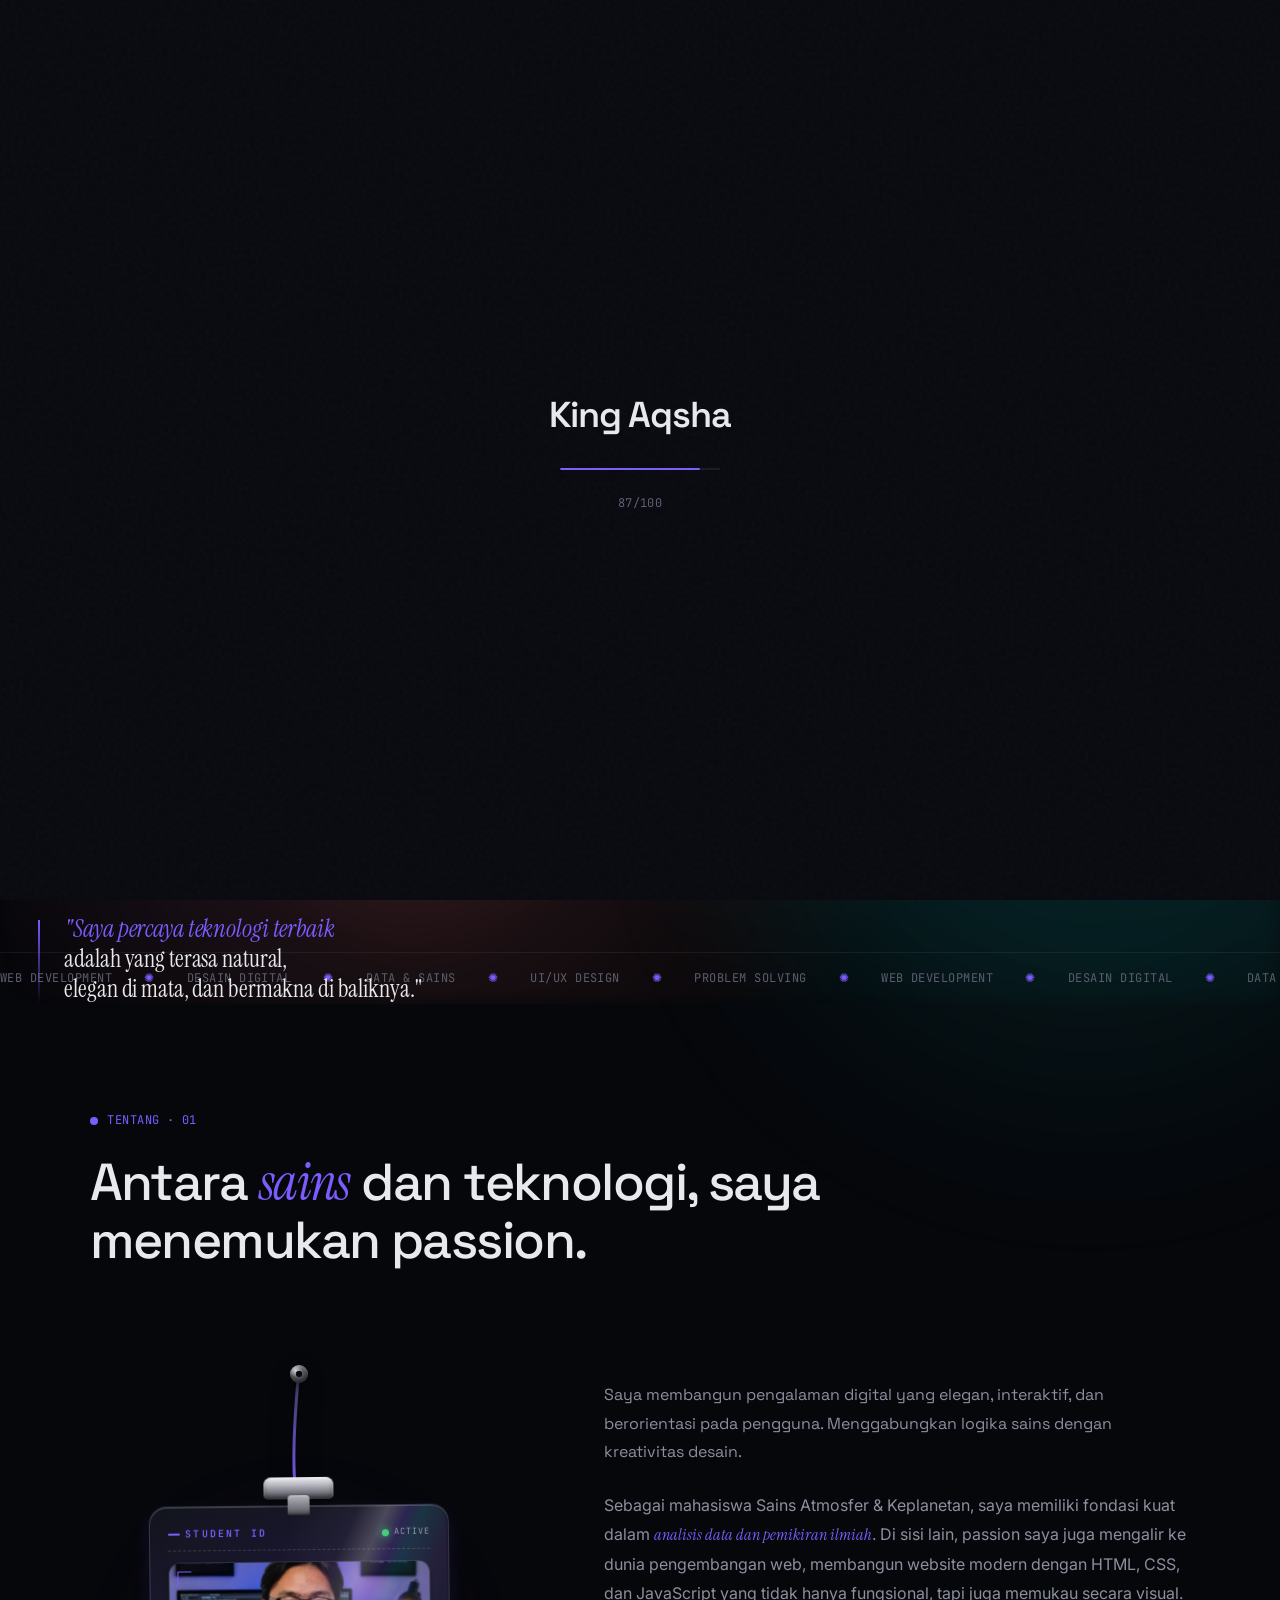
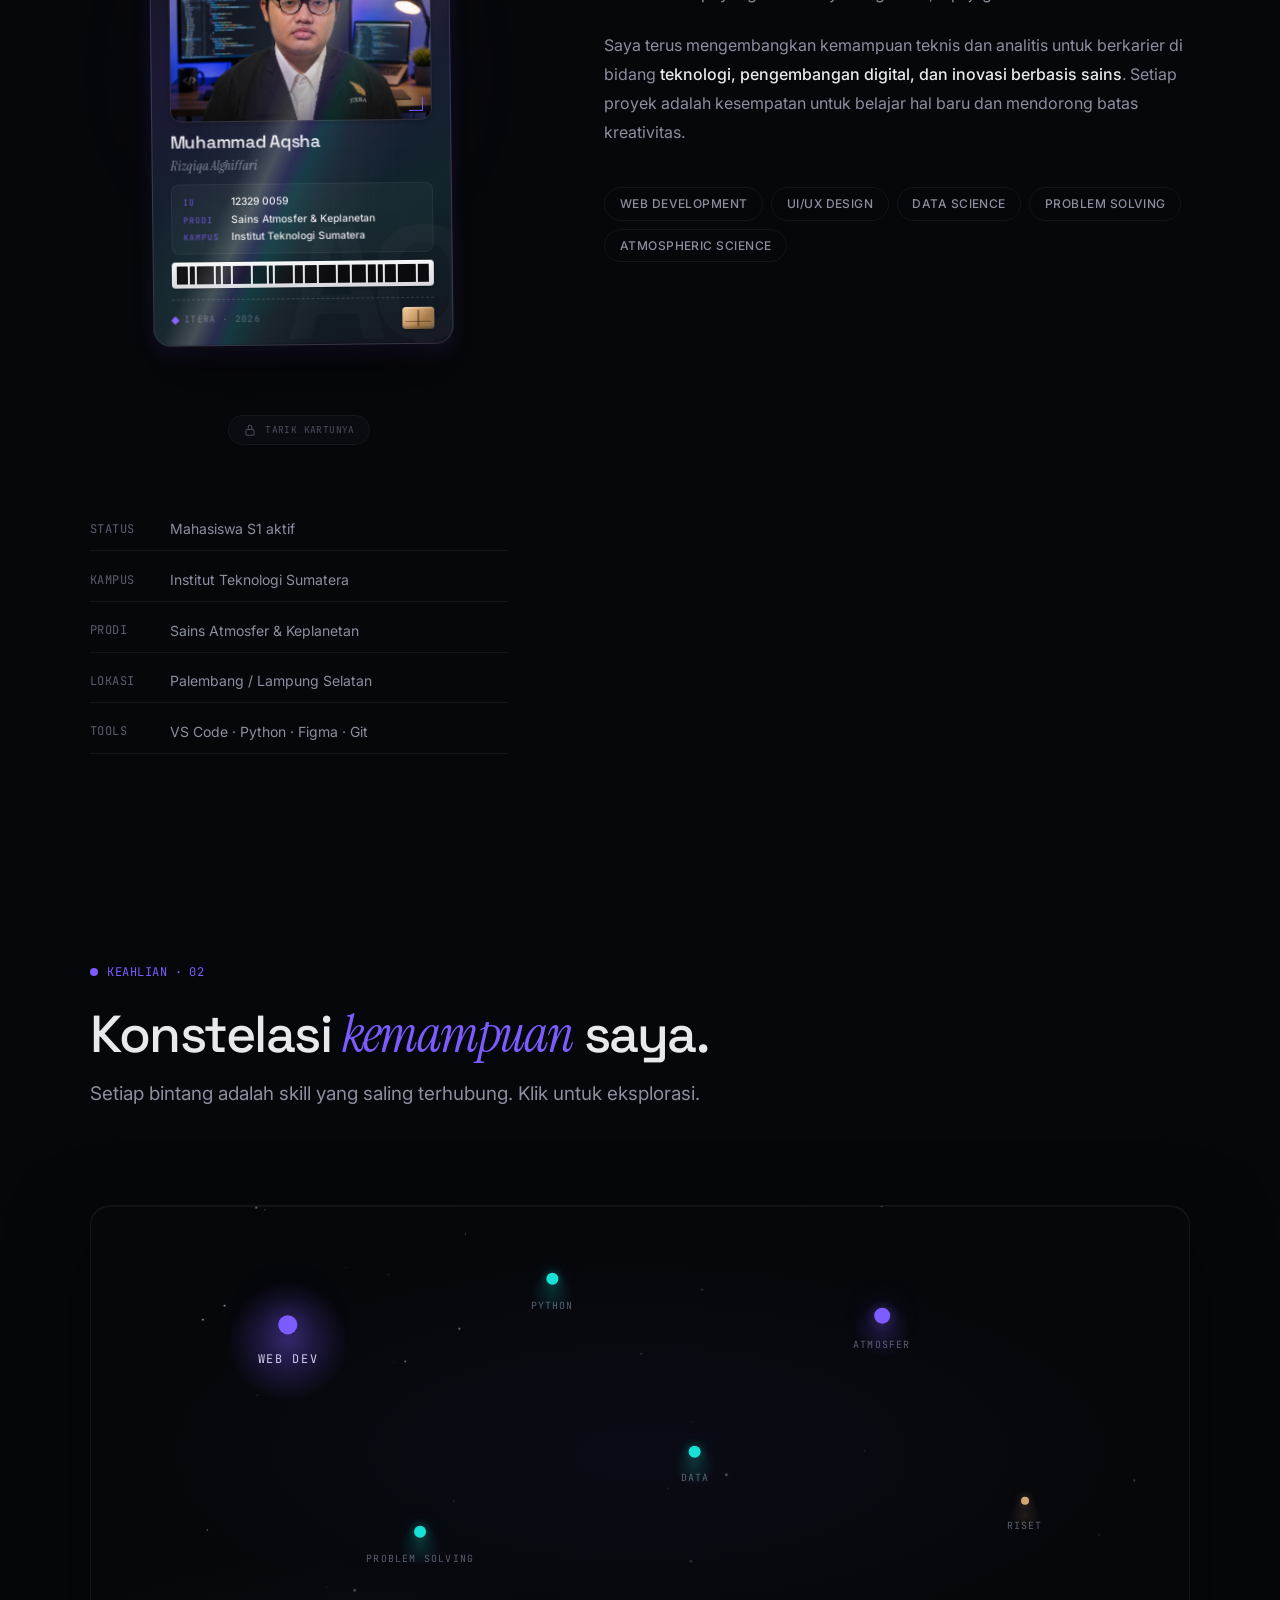
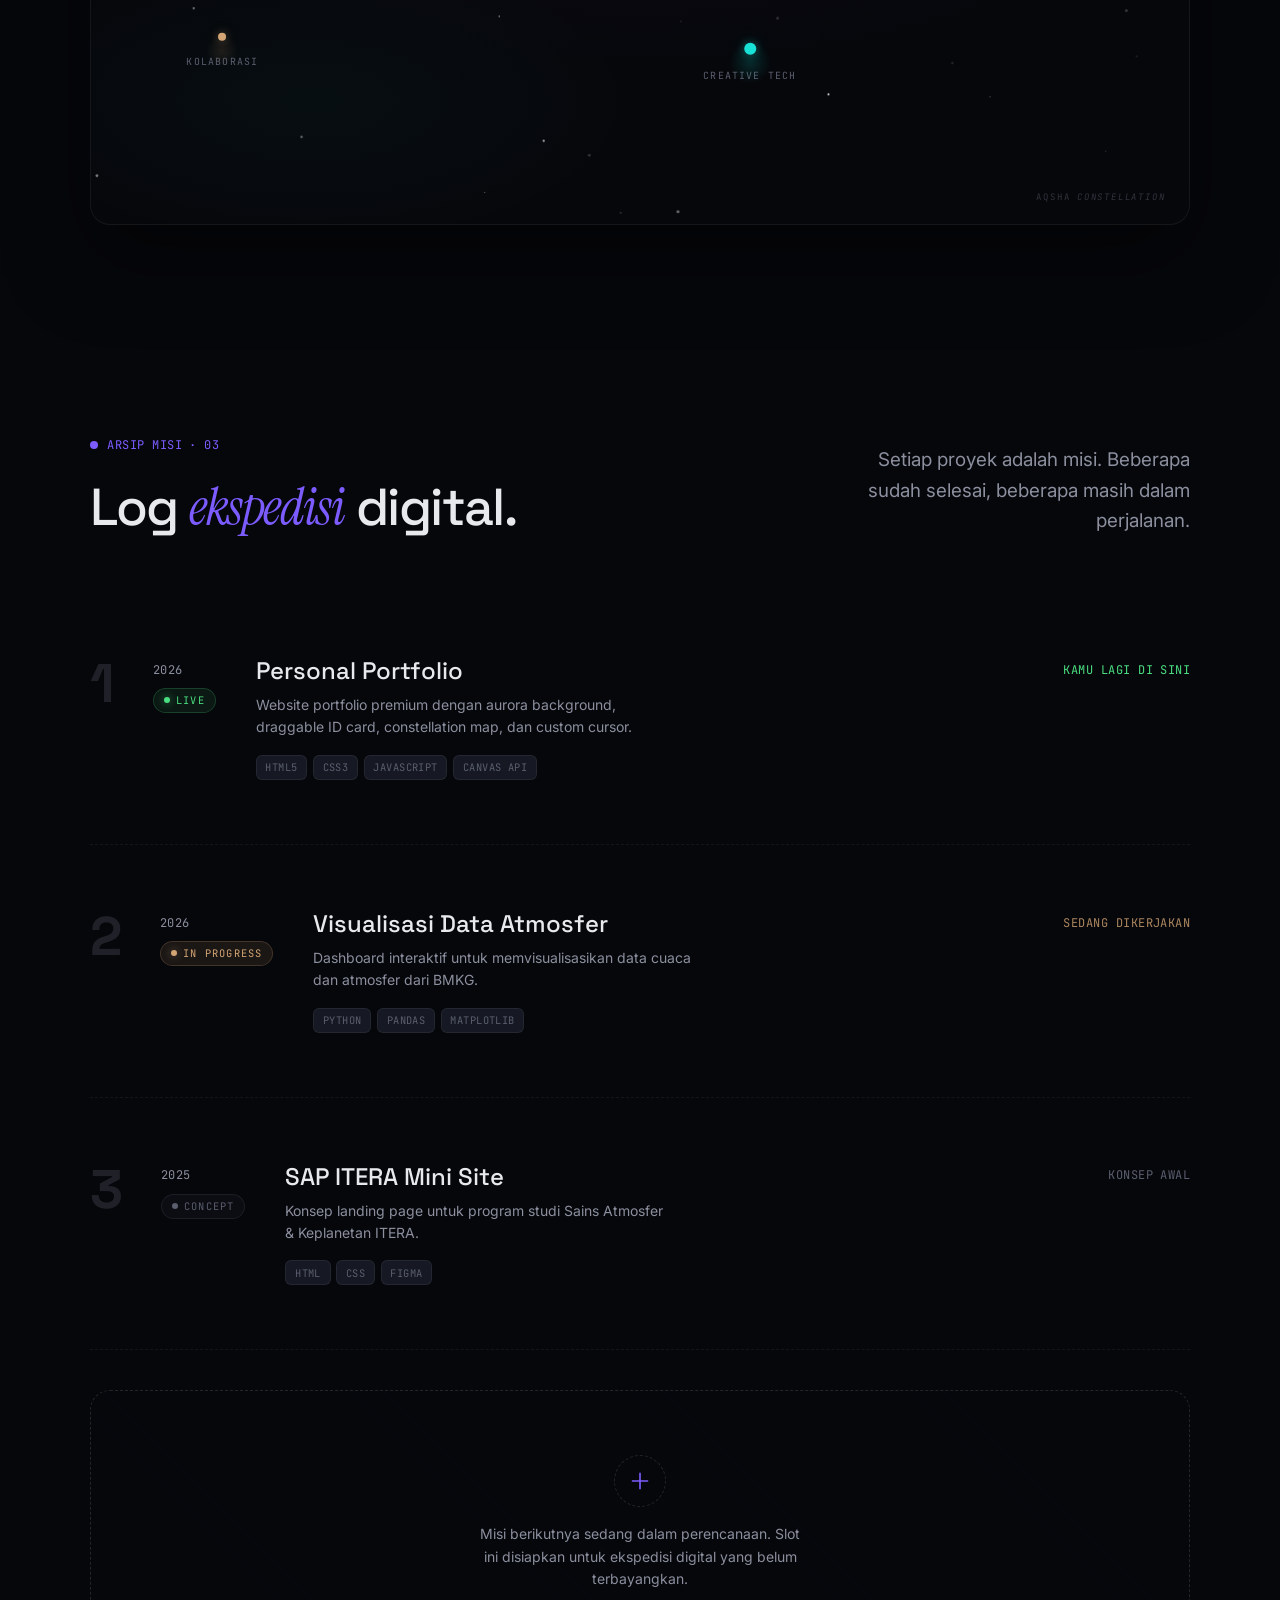
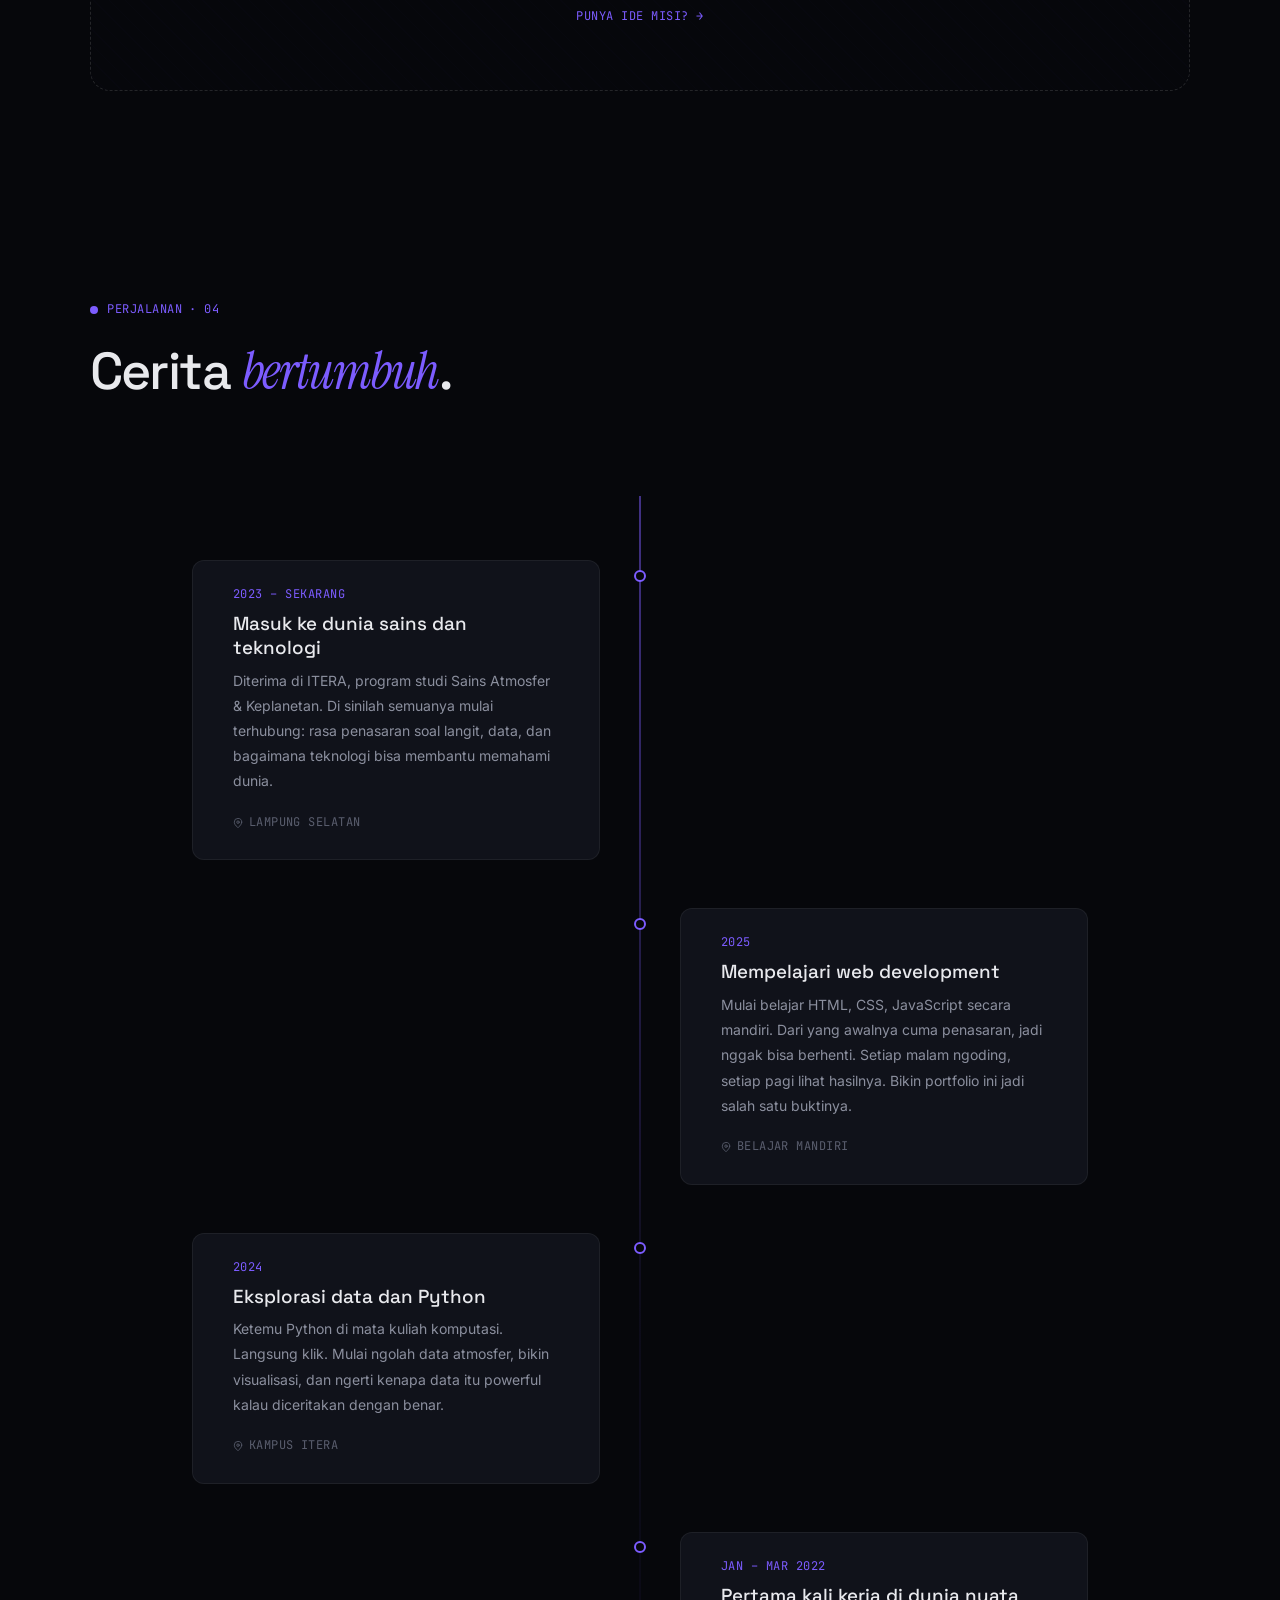
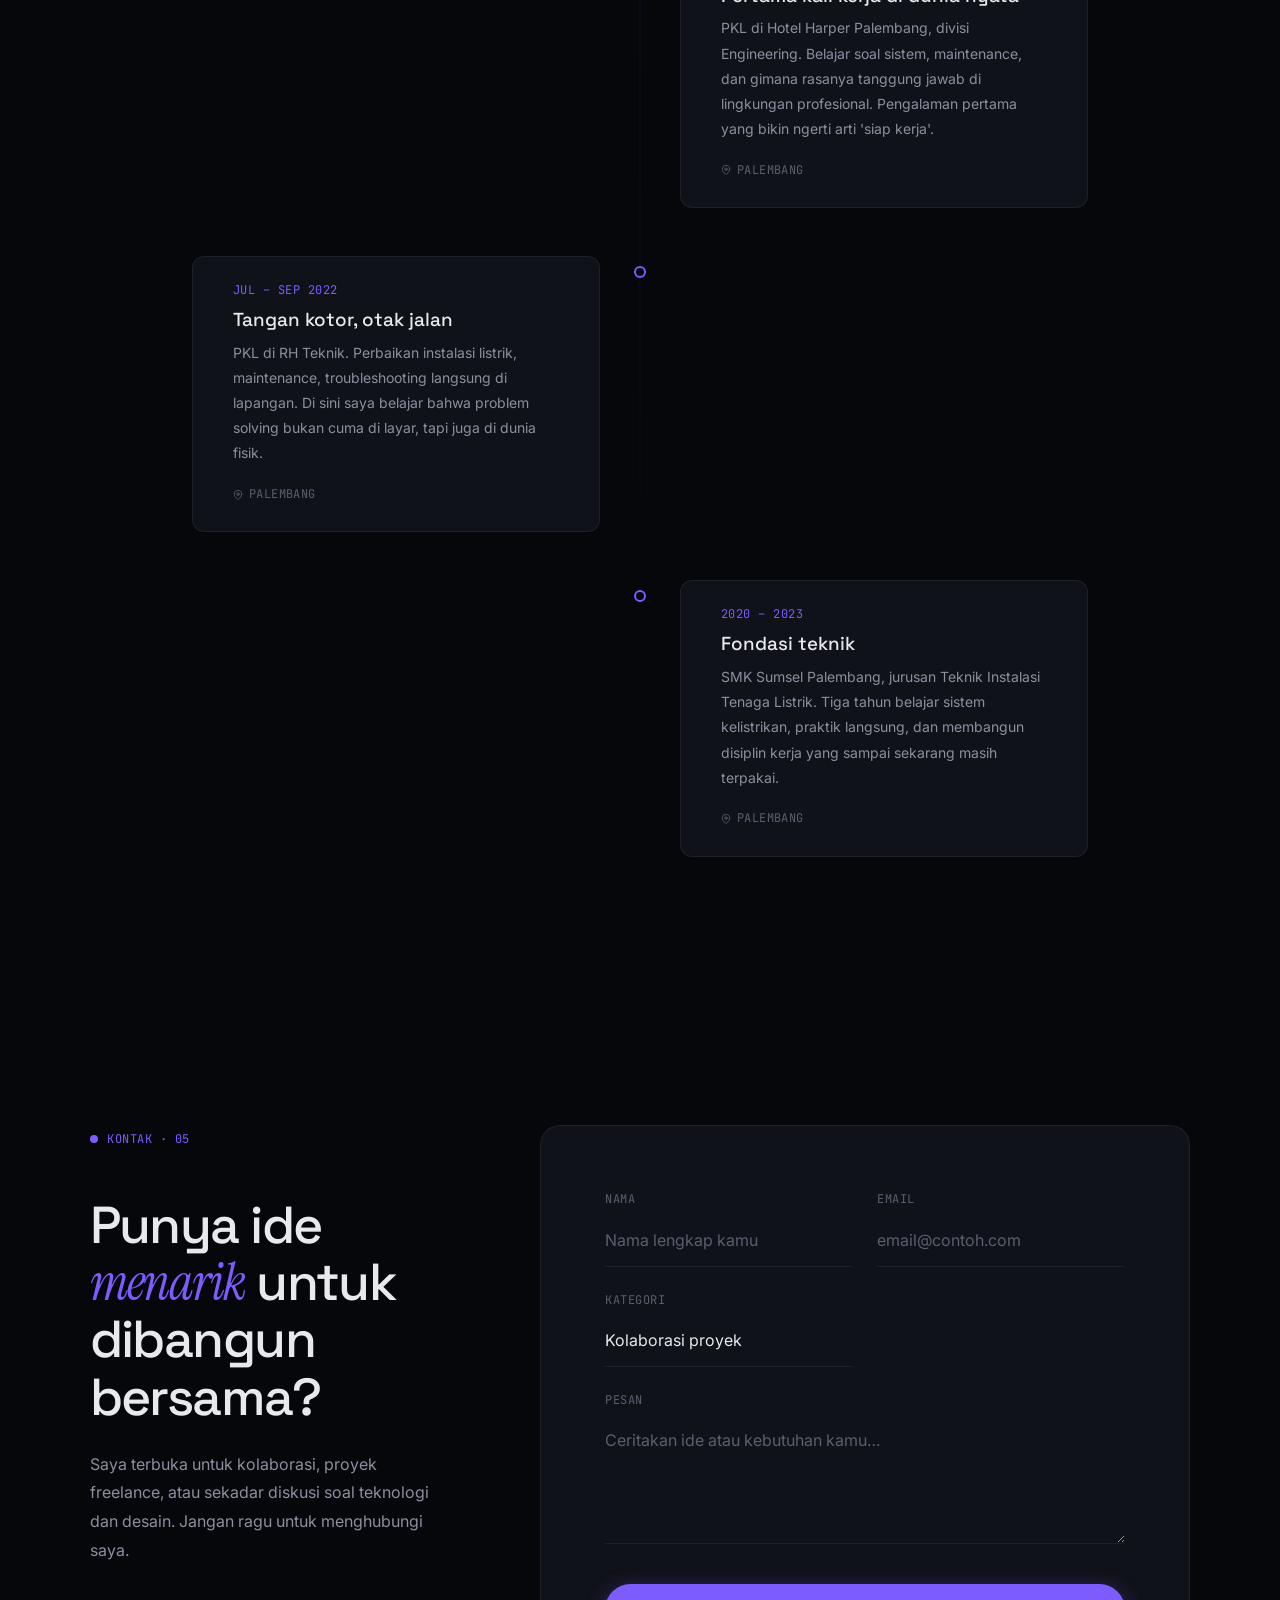
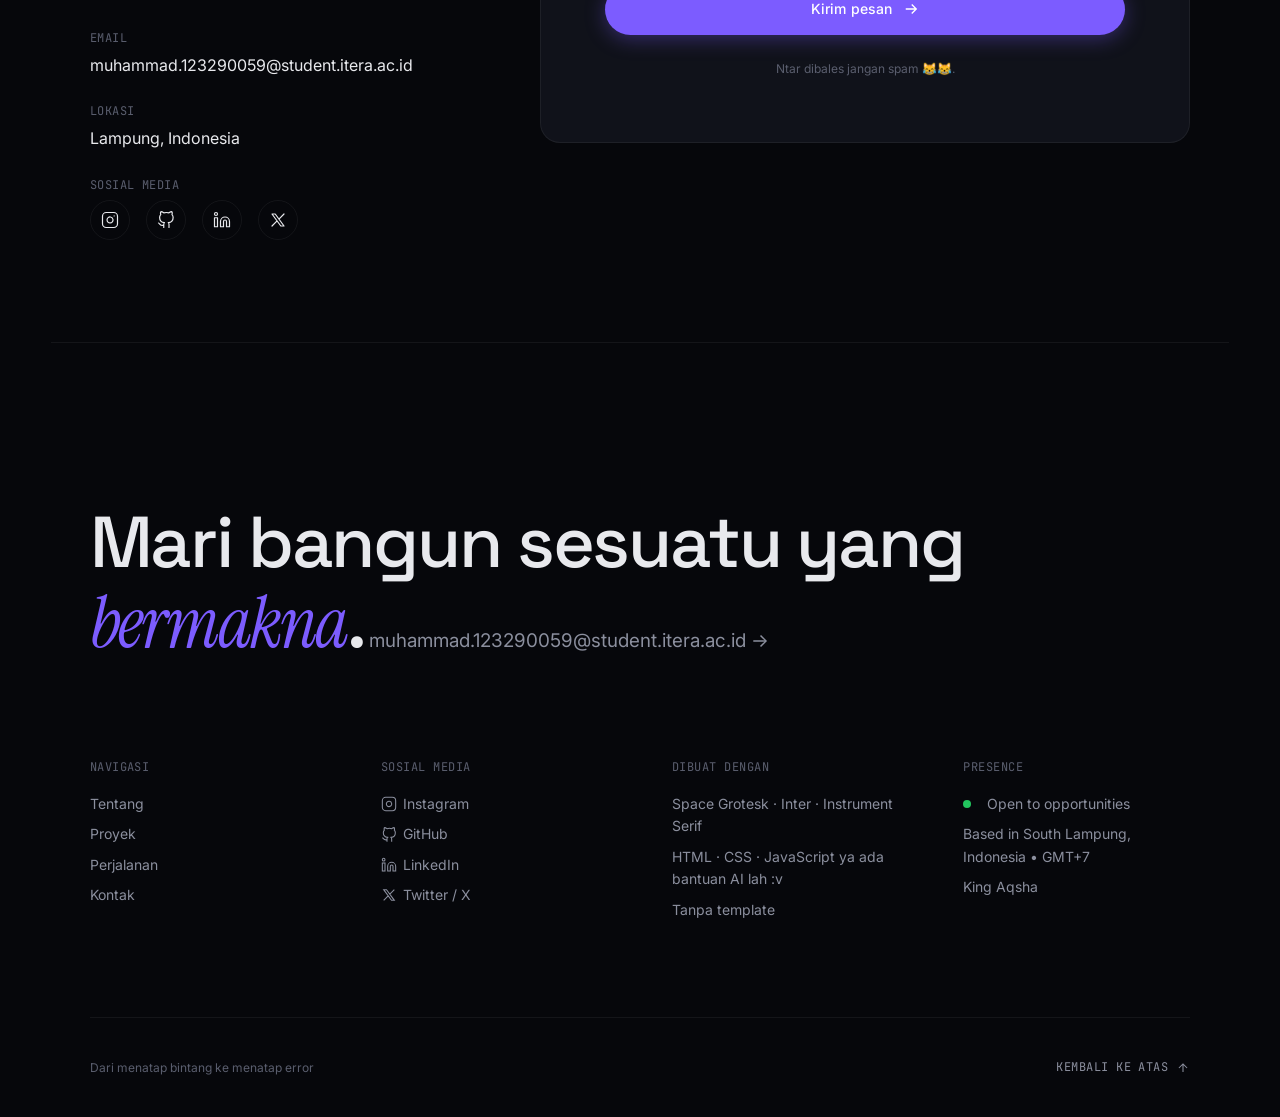
<file: index.html>
<!DOCTYPE html>
<html lang="id" data-theme="dark">
<head>
  <meta charset="UTF-8" />
  <meta name="viewport" content="width=device-width, initial-scale=1.0" />
  <meta name="theme-color" content="#06070b" />

  <!-- Primary SEO -->
  <title>Muhammad Aqsha Rizqiqa · Web Developer & Data Explorer</title>
  <meta name="description" content="Muhammad Aqsha Rizqiqa A, mahasiswa Sains Atmosfer & Keplanetan ITERA. Web developer, desainer digital, dan penjelajah data yang membangun pengalaman digital elegan dan bermakna." />
  <meta name="author" content="Muhammad Aqsha Rizqiqa A" />
  <meta name="keywords" content="Aqsha, Muhammad Aqsha, ITERA, Sains Atmosfer Keplanetan, Web Developer, Portfolio, Data Science, HTML, CSS, JavaScript, Python" />
  <link rel="canonical" href="https://aqsha.dev/" />

  <!-- Open Graph / Facebook / WhatsApp -->
  <meta property="og:type" content="website" />
  <meta property="og:url" content="https://aqsha.dev/" />
  <meta property="og:title" content="Muhammad Aqsha Rizqiqa · Web Developer & Data Explorer" />
  <meta property="og:description" content="Mahasiswa Sains Atmosfer & Keplanetan ITERA yang membangun pengalaman digital elegan dan bermakna." />
  <meta property="og:image" content="img/og-cover.png" />
  <meta property="og:image:width" content="1200" />
  <meta property="og:image:height" content="630" />
  <meta property="og:site_name" content="Aqsha Portfolio" />
  <meta property="og:locale" content="id_ID" />

  <!-- Twitter Card -->
  <meta name="twitter:card" content="summary_large_image" />
  <meta name="twitter:title" content="Muhammad Aqsha Rizqiqa · Web Developer & Data Explorer" />
  <meta name="twitter:description" content="Mahasiswa Sains Atmosfer & Keplanetan ITERA yang membangun pengalaman digital elegan dan bermakna." />
  <meta name="twitter:image" content="img/og-cover.png" />

  <!-- Favicon (SVG with AQ mark) -->
  <link rel="icon" type="image/svg+xml" href="data:image/svg+xml,%3Csvg xmlns='http://www.w3.org/2000/svg' viewBox='0 0 100 100'%3E%3Crect width='100' height='100' rx='22' fill='%23060711'/%3E%3Ctext x='50' y='66' font-family='system-ui,sans-serif' font-size='48' font-weight='700' fill='%237c5cff' text-anchor='middle'%3EAQ%3C/text%3E%3C/svg%3E" />
  <link rel="apple-touch-icon" href="data:image/svg+xml,%3Csvg xmlns='http://www.w3.org/2000/svg' viewBox='0 0 100 100'%3E%3Crect width='100' height='100' rx='22' fill='%23060711'/%3E%3Ctext x='50' y='66' font-family='system-ui,sans-serif' font-size='48' font-weight='700' fill='%237c5cff' text-anchor='middle'%3EAQ%3C/text%3E%3C/svg%3E" />

  <!-- Fonts -->
  <link rel="preconnect" href="https://fonts.googleapis.com" />
  <link rel="preconnect" href="https://fonts.gstatic.com" crossorigin />
  <link
    href="https://fonts.googleapis.com/css2?family=Inter:wght@300;400;500;600;700&family=Instrument+Serif:ital@0;1&family=JetBrains+Mono:wght@400;500&family=Space+Grotesk:wght@300;400;500;600;700&display=swap"
    rel="stylesheet"
  />

  <!-- Styles (modular) -->
  <link rel="stylesheet" href="css/reset.css" />
  <link rel="stylesheet" href="css/variables.css" />
  <link rel="stylesheet" href="css/background.css" />
  <link rel="stylesheet" href="css/main.css" />
  <link rel="stylesheet" href="css/navbar.css" />
  <link rel="stylesheet" href="css/hero.css" />
  <link rel="stylesheet" href="css/about.css" />
  <link rel="stylesheet" href="css/skills.css" />
  <link rel="stylesheet" href="css/projects.css" />
  <link rel="stylesheet" href="css/experience.css" />
  <link rel="stylesheet" href="css/contact.css" />
  <link rel="stylesheet" href="css/footer.css" />
  <link rel="stylesheet" href="css/shortcuts.css" />
  <link rel="stylesheet" href="css/animations.css" />
  <link rel="stylesheet" href="css/responsive.css" />
</head>

<body>
  <!-- ============ CUSTOM CURSOR ============ -->
  <div class="cursor" aria-hidden="true">
    <div class="cursor__dot"></div>
    <div class="cursor__ring"></div>
    <div class="cursor__label"></div>
  </div>

  <!-- ============ LOADING SCREEN ============ -->
  <div class="loader" id="loader" aria-hidden="true">
    <div class="loader__logo">
      <span class="loader__mark">King Aqsha</span>
    </div>
    <div class="loader__bar">
      <span class="loader__fill"></span>
    </div>
    <div class="loader__meta">
      <span class="loader__count">0</span><span>/</span><span>100</span>
    </div>
  </div>

  <!-- ============ GRAIN / ATMOSPHERE ============ -->
  <div class="grain" aria-hidden="true"></div>
  <div class="glow glow--a" aria-hidden="true"></div>
  <div class="glow glow--b" aria-hidden="true"></div>

  <!-- ============ NAVBAR ============ -->
  <header class="nav" id="nav">
    <div class="nav__inner">
      <a href="#home" class="nav__brand" data-cursor="Home">
        <span class="nav__brand-mark">AQ</span>
        <span class="nav__brand-divider"></span>
        <span class="nav__brand-name">Aqsha</span>
      </a>

      <nav class="nav__menu" aria-label="Primary">
        <ul class="nav__list">
          <li><a href="#about" class="nav__link"><span>01</span>Tentang</a></li>
          <li><a href="#skills" class="nav__link"><span>02</span>Keahlian</a></li>
          <li><a href="#work" class="nav__link"><span>03</span>Proyek</a></li>
          <li><a href="#journey" class="nav__link"><span>04</span>Perjalanan</a></li>
          <li><a href="#contact" class="nav__link"><span>05</span>Kontak</a></li>
        </ul>
      </nav>

      <div class="nav__actions">
        <a href="#contact" class="nav__cta" data-cursor="Halo">
          <span>Hubungi saya</span>
          <svg viewBox="0 0 24 24" fill="none" stroke="currentColor" stroke-width="1.8"><path d="M5 12h14M13 6l6 6-6 6"/></svg>
        </a>

        <button class="nav__burger" id="burger" aria-label="Open menu" aria-expanded="false">
          <span></span><span></span>
        </button>
      </div>
    </div>

    <!-- scroll progress -->
    <div class="nav__progress"><span id="navProgress"></span></div>
  </header>

  <!-- ============ MOBILE DRAWER ============ -->
  <aside class="drawer" id="drawer" aria-hidden="true">
    <div class="drawer__inner">
      <ul class="drawer__list">
        <li><a href="#about">Tentang</a><i>01</i></li>
        <li><a href="#skills">Keahlian</a><i>02</i></li>
        <li><a href="#work">Proyek</a><i>03</i></li>
        <li><a href="#journey">Perjalanan</a><i>04</i></li>
        <li><a href="#contact">Kontak</a><i>05</i></li>
      </ul>
      <div class="drawer__foot">
        <p>Lampung, Indonesia · Terbuka untuk kolaborasi</p>
        <a href="mailto:muhammad.123290059@student.itera.ac.id">muhammad.123290059@student.itera.ac.id</a>
  </aside>

  <main>
    <!-- ============ HERO ============ -->
    <section class="hero" id="home">
      <canvas class="hero__canvas" id="particles"></canvas>

      <div class="hero__grid" aria-hidden="true"></div>

      <div class="hero__content">
        <div class="hero__eyebrow">
          <span class="dot"></span>
          <span>FROM COSMOS TO CODE • OPEN FOR COLLABORATION</span>
        </div>

        <h1 class="hero__title">
  <span class="line"><span class="word">Crafting</span> <span class="word">digital</span></span>
  <span class="line"><span class="word italic">experiences</span> <span class="word">inspired</span></span>
  <span class="line"><span class="word">by</span> <span class="word">the</span> <span class="word">cosmos.</span></span>
</h1>

        <p class="hero__lede">
          Saya <strong>Muhammad Aqsha Rizqiqa A</strong>, mahasiswa Sains Atmosfer & Keplanetan di Institut Teknologi Sumatera
          dengan pengalaman dalam analisis data, pemrograman Python, web development, dan desain digital modern.
        </p>

        <div class="hero__actions">
          <a href="#work" class="btn btn--primary" data-cursor="Lihat">
            <span>Lihat proyek saya</span>
            <svg viewBox="0 0 24 24" fill="none" stroke="currentColor" stroke-width="1.8"><path d="M5 12h14M13 6l6 6-6 6"/></svg>
          </a>
          <a href="cv/Muhammad-Aqsha-CV.pdf" download class="btn btn--ghost" data-cursor="Unduh">
            <svg viewBox="0 0 24 24" fill="none" stroke="currentColor" stroke-width="1.8"><path d="M21 15v4a2 2 0 0 1-2 2H5a2 2 0 0 1-2-2v-4M7 10l5 5 5-5M12 15V3"/></svg>
            <span>Download CV</span>
          </a>
        </div>

        <div class="hero__statement">
          <div class="hero__statement-line"></div>
          <blockquote>
            <span class="italic">"Saya percaya teknologi terbaik</span>
            <span>adalah yang terasa natural,</span>
            <span>elegan di mata, dan bermakna di baliknya."</span>
          </blockquote>
        </div>
      </div>

      <div class="hero__side">
        <div class="hero__tag"><span></span>Lampung · 5.45°S</div>
        <div class="hero__scroll">
          <span>scroll</span>
          <div class="hero__scroll-line"><i></i></div>
        </div>
      </div>

      <div class="hero__marquee" aria-hidden="true">
        <div class="marquee">
          <div class="marquee__track">
            <span>Web Development</span><em>✺</em>
            <span>Desain Digital</span><em>✺</em>
            <span>Data & Sains</span><em>✺</em>
            <span>UI/UX Design</span><em>✺</em>
            <span>Problem Solving</span><em>✺</em>
            <span>Web Development</span><em>✺</em>
            <span>Desain Digital</span><em>✺</em>
            <span>Data & Sains</span><em>✺</em>
            <span>UI/UX Design</span><em>✺</em>
            <span>Problem Solving</span><em>✺</em>
          </div>
        </div>
      </div>
    </section>

    <!-- ============ ABOUT ============ -->
    <section class="about section" id="about">
      <div class="section__head" data-reveal>
        <span class="section__kicker"><i></i>Tentang · 01</span>
        <h2 class="section__title">Antara <em>sains</em> dan teknologi, saya menemukan passion.</h2>
      </div>

      <div class="about__grid">
        <div class="about__portrait" data-reveal>
          <div class="lanyard" id="lanyard">
            <svg class="lanyard__rope" id="lanyardRope" width="100%" height="100%" preserveAspectRatio="none" aria-hidden="true">
              <defs>
                <linearGradient id="ropeGrad" x1="0" y1="0" x2="0" y2="1">
                  <stop offset="0%" stop-color="#3a3550"/>
                  <stop offset="100%" stop-color="#7c5cff"/>
                </linearGradient>
              </defs>
              <path id="ropePath" d="" stroke="url(#ropeGrad)" stroke-width="3" fill="none" stroke-linecap="round"/>
            </svg>
            <div class="lanyard__anchor" aria-hidden="true"></div>

            <div class="id-card" id="idCard" role="img" aria-label="ID card of Muhammad Aqsha">
              <div class="id-card__clip" aria-hidden="true">
                <span></span><span></span>
              </div>

              <div class="id-card__inner">
                <div class="id-card__header">
                  <span class="id-card__label">STUDENT ID</span>
                  <span class="id-card__dot"></span>
                </div>

                <div class="id-card__photo">
                  <img src="img/aqsha.png" alt="Muhammad Aqsha" draggable="false" />
                  <div class="id-card__photo-overlay" aria-hidden="true"></div>
                </div>

                <div class="id-card__info">
                  <h4>Muhammad Aqsha</h4>
                  <p>Rizqiqa Alghiffari</p>

                  <ul>
                    <li><span>ID</span><b>12329 0059</b></li>
                    <li><span>Prodi</span><b>Sains Atmosfer & Keplanetan</b></li>
                    <li><span>Kampus</span><b>Institut Teknologi Sumatera</b></li>
                  </ul>

                  <div class="id-card__barcode" aria-hidden="true">
                    <span></span><span></span><span></span><span></span><span></span>
                    <span></span><span></span><span></span><span></span><span></span>
                    <span></span><span></span><span></span><span></span><span></span>
                    <span></span><span></span><span></span><span></span>
                  </div>
                </div>

                <div class="id-card__footer">
                  <span>ITERA · 2026</span>
                  <span class="id-card__chip"></span>
                </div>

                <div class="id-card__shine" aria-hidden="true"></div>
              </div>
            </div>

            <p class="lanyard__hint" aria-hidden="true">
              <svg width="14" height="14" viewBox="0 0 24 24" fill="none" stroke="currentColor" stroke-width="1.8"><path d="M9 11V7a3 3 0 0 1 6 0v4"/><rect x="5" y="11" width="14" height="10" rx="2"/></svg>
              Tarik kartunya
            </p>
          </div>

          <ul class="about__facts">
            <li><span>Status</span><b>Mahasiswa S1 aktif</b></li>
            <li><span>Kampus</span><b>Institut Teknologi Sumatera</b></li>
            <li><span>Prodi</span><b>Sains Atmosfer & Keplanetan</b></li>
            <li><span>Lokasi</span><b>Palembang / Lampung Selatan</b></li>
            <li><span>Tools</span><b>VS Code · Python · Figma · Git</b></li>
          </ul>
        </div>

        <div class="about__copy" data-reveal>
          <p class="about__lead">
            Saya membangun pengalaman digital yang elegan, interaktif, dan berorientasi pada pengguna.
            Menggabungkan logika sains dengan kreativitas desain.
          </p>
          <p>
            Sebagai mahasiswa Sains Atmosfer & Keplanetan, saya memiliki fondasi kuat dalam
            <em>analisis data dan pemikiran ilmiah</em>. Di sisi lain, passion saya juga mengalir ke dunia
            pengembangan web, membangun website modern dengan HTML, CSS, dan JavaScript yang tidak
            hanya fungsional, tapi juga memukau secara visual.
          </p>
          <p>
            Saya terus mengembangkan kemampuan teknis dan analitis untuk berkarier di bidang
            <b>teknologi, pengembangan digital, dan inovasi berbasis sains</b>. Setiap proyek
            adalah kesempatan untuk belajar hal baru dan mendorong batas kreativitas.
          </p>

          <div class="about__chips">
            <span>Web Development</span>
            <span>UI/UX Design</span>
            <span>Data Science</span>
            <span>Problem Solving</span>
            <span>Atmospheric Science</span>
          </div>
        </div>
      </div>
    </section>

    <!-- ============ SKILLS — CONSTELLATION MAP ============ -->
    <section class="skills section" id="skills">
      <div class="section__head" data-reveal>
        <span class="section__kicker"><i></i>Keahlian · 02</span>
        <h2 class="section__title">Konstelasi <em>kemampuan</em> saya.</h2>
        <p class="section__sub">Setiap bintang adalah skill yang saling terhubung. Klik untuk eksplorasi.</p>
      </div>

      <div class="constellation" id="constellation" data-reveal>
        <!-- SVG lines connecting nodes (drawn by JS) -->
        <svg class="constellation__lines" id="constellationLines" aria-hidden="true"></svg>

        <!-- Background stars (drawn by JS) -->
        <canvas class="constellation__stars" id="constellationStars" aria-hidden="true"></canvas>

        <!-- Skill nodes -->
        <button class="star-node star-node--lg is-active" id="node-web" data-skill="web" style="--x:18%;--y:22%;" aria-label="Web Development">
          <span class="star-node__glow"></span>
          <span class="star-node__core"></span>
          <span class="star-node__label">Web Dev</span>
        </button>

        <button class="star-node star-node--md" id="node-python" data-skill="python" style="--x:42%;--y:14%;" aria-label="Python">
          <span class="star-node__glow"></span>
          <span class="star-node__core"></span>
          <span class="star-node__label">Python</span>
        </button>

        <button class="star-node star-node--lg" id="node-atmos" data-skill="atmos" style="--x:72%;--y:20%;" aria-label="Atmospheric Science">
          <span class="star-node__glow"></span>
          <span class="star-node__core"></span>
          <span class="star-node__label">Atmosfer</span>
        </button>

        <button class="star-node star-node--md" id="node-data" data-skill="data" style="--x:55%;--y:42%;" aria-label="Data Analysis">
          <span class="star-node__glow"></span>
          <span class="star-node__core"></span>
          <span class="star-node__label">Data</span>
        </button>

        <button class="star-node star-node--sm" id="node-research" data-skill="research" style="--x:85%;--y:50%;" aria-label="Research">
          <span class="star-node__glow"></span>
          <span class="star-node__core"></span>
          <span class="star-node__label">Riset</span>
        </button>

        <button class="star-node star-node--md" id="node-solve" data-skill="solve" style="--x:30%;--y:55%;" aria-label="Problem Solving">
          <span class="star-node__glow"></span>
          <span class="star-node__core"></span>
          <span class="star-node__label">Problem Solving</span>
        </button>

        <button class="star-node star-node--sm" id="node-collab" data-skill="collab" style="--x:12%;--y:72%;" aria-label="Collaboration">
          <span class="star-node__glow"></span>
          <span class="star-node__core"></span>
          <span class="star-node__label">Kolaborasi</span>
        </button>

        <button class="star-node star-node--md" id="node-creative" data-skill="creative" style="--x:60%;--y:74%;" aria-label="Creative Technology">
          <span class="star-node__glow"></span>
          <span class="star-node__core"></span>
          <span class="star-node__label">Creative Tech</span>
        </button>

        <!-- Detail panel (appears on click/hover) -->
        <div class="star-detail" id="starDetail" aria-hidden="true">
          <div class="star-detail__head">
            <span class="star-detail__idx" id="sdIdx">01</span>
            <h3 class="star-detail__name" id="sdName">Web Development</h3>
            <span class="star-detail__status" id="sdStatus">● ACTIVE</span>
          </div>
          <p class="star-detail__desc" id="sdDesc">Membangun interface web dari nol: clean markup, CSS scalable, dan JavaScript yang sadar performa.</p>
          <ul class="star-detail__tags" id="sdTags">
            <li>HTML5</li><li>CSS3</li><li>JavaScript</li><li>Responsive</li>
          </ul>
          <div class="star-detail__close" id="sdClose" aria-label="Tutup">✕</div>
        </div>

        <!-- Constellation name label -->
        <div class="constellation__name" aria-hidden="true">
          <span>AQSHA</span>
          <em>Constellation</em>
        </div>
      </div>
    </section>
    <!-- ============ PROJECTS ============ -->
    <section class="work section" id="work">
      <div class="section__head section__head--split" data-reveal>
        <div>
          <span class="section__kicker"><i></i>Arsip Misi · 03</span>
          <h2 class="section__title">Log <em>ekspedisi</em> digital.</h2>
        </div>
        <p class="section__sub">
          Setiap proyek adalah misi. Beberapa sudah selesai, beberapa masih dalam perjalanan.
        </p>
      </div>

      <div class="mission-archive">

        <!-- Mission 001 -->
        <article class="mission-entry" data-mission>
          <div class="mission-entry__number">
            <span class="mission-num" data-count="1">000</span>
          </div>
          <div class="mission-entry__meta">
            <span class="mission-year">2026</span>
            <span class="mission-status mission-status--live">
              <span class="mission-status__dot"></span>LIVE
            </span>
          </div>
          <div class="mission-entry__content">
            <h3 class="mission-entry__title">Personal Portfolio</h3>
            <p class="mission-entry__desc">Website portfolio premium dengan aurora background, draggable ID card, constellation map, dan custom cursor.</p>
            <div class="mission-entry__tags">
              <span>HTML5</span><span>CSS3</span><span>JavaScript</span><span>Canvas API</span>
            </div>
          </div>
          <div class="mission-entry__action">
            <a href="#" class="mission-link mission-link--live">Kamu lagi di sini</a>
          </div>
        </article>

        <!-- Mission 002 -->
        <article class="mission-entry" data-mission>
          <div class="mission-entry__number">
            <span class="mission-num" data-count="2">000</span>
          </div>
          <div class="mission-entry__meta">
            <span class="mission-year">2026</span>
            <span class="mission-status mission-status--progress">
              <span class="mission-status__dot"></span>IN PROGRESS
            </span>
          </div>
          <div class="mission-entry__content">
            <h3 class="mission-entry__title">Visualisasi Data Atmosfer</h3>
            <p class="mission-entry__desc">Dashboard interaktif untuk memvisualisasikan data cuaca dan atmosfer dari BMKG.</p>
            <div class="mission-entry__tags">
              <span>Python</span><span>Pandas</span><span>Matplotlib</span>
            </div>
          </div>
          <div class="mission-entry__action">
            <span class="mission-link mission-link--progress">Sedang dikerjakan</span>
          </div>
        </article>

        <!-- Mission 003 -->
        <article class="mission-entry" data-mission>
          <div class="mission-entry__number">
            <span class="mission-num" data-count="3">000</span>
          </div>
          <div class="mission-entry__meta">
            <span class="mission-year">2025</span>
            <span class="mission-status mission-status--concept">
              <span class="mission-status__dot"></span>CONCEPT
            </span>
          </div>
          <div class="mission-entry__content">
            <h3 class="mission-entry__title">SAP ITERA Mini Site</h3>
            <p class="mission-entry__desc">Konsep landing page untuk program studi Sains Atmosfer & Keplanetan ITERA.</p>
            <div class="mission-entry__tags">
              <span>HTML</span><span>CSS</span><span>Figma</span>
            </div>
          </div>
          <div class="mission-entry__action">
            <span class="mission-link mission-link--concept">Konsep awal</span>
          </div>
        </article>

        <!-- Next Mission Teaser -->
        <div class="mission-next">
          <div class="mission-next__icon">
            <svg width="28" height="28" viewBox="0 0 24 24" fill="none" stroke="currentColor" stroke-width="1.4">
              <path d="M12 5v14M5 12h14" />
            </svg>
          </div>
          <p class="mission-next__text">Misi berikutnya sedang dalam perencanaan. Slot ini disiapkan untuk ekspedisi digital yang belum terbayangkan.</p>
          <a href="#contact" class="mission-next__link">Punya ide misi? →</a>
        </div>

      </div>
    </section>

    <!-- ============ EXPERIENCE / TIMELINE ============ -->
    <section class="journey section" id="journey">
      <div class="section__head" data-reveal>
        <span class="section__kicker"><i></i>Perjalanan · 04</span>
        <h2 class="section__title">Cerita <em>bertumbuh</em>.</h2>
      </div>

      <div class="tl">
        <div class="tl__line" aria-hidden="true"></div>

        <!-- Entry 1 — LEFT -->
        <div class="tl-entry tl-entry--left" data-reveal>
          <div class="tl-entry__dot"></div>
          <div class="tl-entry__card">
            <span class="tl-entry__when">2023 – Sekarang</span>
            <h4 class="tl-entry__title">Masuk ke dunia sains dan teknologi</h4>
            <p class="tl-entry__story">Diterima di ITERA, program studi Sains Atmosfer & Keplanetan. Di sinilah semuanya mulai terhubung: rasa penasaran soal langit, data, dan bagaimana teknologi bisa membantu memahami dunia.</p>
            <span class="tl-entry__where">Lampung Selatan</span>
          </div>
        </div>

        <!-- Entry 2 — RIGHT -->
        <div class="tl-entry tl-entry--right" data-reveal>
          <div class="tl-entry__dot"></div>
          <div class="tl-entry__card">
            <span class="tl-entry__when">2025</span>
            <h4 class="tl-entry__title">Mempelajari  web development</h4>
            <p class="tl-entry__story">Mulai belajar HTML, CSS, JavaScript secara mandiri. Dari yang awalnya cuma penasaran, jadi nggak bisa berhenti. Setiap malam ngoding, setiap pagi lihat hasilnya. Bikin portfolio ini jadi salah satu buktinya.</p>
            <span class="tl-entry__where">Belajar mandiri</span>
          </div>
        </div>

        <!-- Entry 3 — LEFT -->
        <div class="tl-entry tl-entry--left" data-reveal>
          <div class="tl-entry__dot"></div>
          <div class="tl-entry__card">
            <span class="tl-entry__when">2024</span>
            <h4 class="tl-entry__title">Eksplorasi data dan Python</h4>
            <p class="tl-entry__story">Ketemu Python di mata kuliah komputasi. Langsung klik. Mulai ngolah data atmosfer, bikin visualisasi, dan ngerti kenapa data itu powerful kalau diceritakan dengan benar.</p>
            <span class="tl-entry__where">Kampus ITERA</span>
          </div>
        </div>

        <!-- Entry 4 — RIGHT -->
        <div class="tl-entry tl-entry--right" data-reveal>
          <div class="tl-entry__dot"></div>
          <div class="tl-entry__card">
            <span class="tl-entry__when">Jan – Mar 2022</span>
            <h4 class="tl-entry__title">Pertama kali kerja di dunia nyata</h4>
            <p class="tl-entry__story">PKL di Hotel Harper Palembang, divisi Engineering. Belajar soal sistem, maintenance, dan gimana rasanya tanggung jawab di lingkungan profesional. Pengalaman pertama yang bikin ngerti arti 'siap kerja'.</p>
            <span class="tl-entry__where">Palembang</span>
          </div>
        </div>

        <!-- Entry 5 — LEFT -->
        <div class="tl-entry tl-entry--left" data-reveal>
          <div class="tl-entry__dot"></div>
          <div class="tl-entry__card">
            <span class="tl-entry__when">Jul – Sep 2022</span>
            <h4 class="tl-entry__title">Tangan kotor, otak jalan</h4>
            <p class="tl-entry__story">PKL di RH Teknik. Perbaikan instalasi listrik, maintenance, troubleshooting langsung di lapangan. Di sini saya belajar bahwa problem solving bukan cuma di layar, tapi juga di dunia fisik.</p>
            <span class="tl-entry__where">Palembang</span>
          </div>
        </div>

        <!-- Entry 6 — RIGHT -->
        <div class="tl-entry tl-entry--right" data-reveal>
          <div class="tl-entry__dot"></div>
          <div class="tl-entry__card">
            <span class="tl-entry__when">2020 – 2023</span>
            <h4 class="tl-entry__title">Fondasi teknik</h4>
            <p class="tl-entry__story">SMK Sumsel Palembang, jurusan Teknik Instalasi Tenaga Listrik. Tiga tahun belajar sistem kelistrikan, praktik langsung, dan membangun disiplin kerja yang sampai sekarang masih terpakai.</p>
            <span class="tl-entry__where">Palembang</span>
          </div>
        </div>

      </div>
    </section>

    <!-- ============ CONTACT ============ -->
    <section class="contact section" id="contact">
      <div class="contact__inner">
        <div class="contact__copy" data-reveal>
          <span class="section__kicker"><i></i>Kontak · 05</span>
          <h2 class="contact__title">
            Punya ide <em>menarik</em> untuk dibangun bersama?
          </h2>
          <p class="contact__lede">
            Saya terbuka untuk kolaborasi, proyek freelance, atau sekadar diskusi soal teknologi
            dan desain. Jangan ragu untuk menghubungi saya.
          </p>

          <ul class="contact__channels">
            <li>
              <span>Email</span>
              <a href="mailto:muhammad.123290059@student.itera.ac.id">muhammad.123290059@student.itera.ac.id</a>
            </li>
            <li>
              <span>Lokasi</span>
              <a href="#">Lampung, Indonesia</a>
            </li>
            <li>
              <span>Sosial Media</span>
              <div class="contact__socials">
                <a href="https://www.instagram.com/aqsha221/" data-cursor="Instagram" aria-label="Instagram">
                  <svg width="20" height="20" viewBox="0 0 24 24" fill="none" stroke="currentColor" stroke-width="1.6" stroke-linecap="round" stroke-linejoin="round"><rect x="2" y="2" width="20" height="20" rx="5"/><path d="M16 11.37A4 4 0 1 1 12.63 8 4 4 0 0 1 16 11.37z"/><line x1="17.5" y1="6.5" x2="17.51" y2="6.5"/></svg>
                </a>
                <a href="ntar ye blum ada" data-cursor="GitHub" aria-label="GitHub">
                  <svg width="20" height="20" viewBox="0 0 24 24" fill="none" stroke="currentColor" stroke-width="1.6" stroke-linecap="round" stroke-linejoin="round"><path d="M9 19c-5 1.5-5-2.5-7-3m14 6v-3.87a3.37 3.37 0 0 0-.94-2.61c3.14-.35 6.44-1.54 6.44-7A5.44 5.44 0 0 0 20 4.77 5.07 5.07 0 0 0 19.91 1S18.73.65 16 2.48a13.38 13.38 0 0 0-7 0C6.27.65 5.09 1 5.09 1A5.07 5.07 0 0 0 5 4.77a5.44 5.44 0 0 0-1.5 3.78c0 5.42 3.3 6.61 6.44 7A3.37 3.37 0 0 0 9 18.13V22"/></svg>
                </a>
                <a href="ntar ye blum ada" data-cursor="LinkedIn" aria-label="LinkedIn">
                  <svg width="20" height="20" viewBox="0 0 24 24" fill="none" stroke="currentColor" stroke-width="1.6" stroke-linecap="round" stroke-linejoin="round"><path d="M16 8a6 6 0 0 1 6 6v7h-4v-7a2 2 0 0 0-2-2 2 2 0 0 0-2 2v7h-4v-7a6 6 0 0 1 6-6z"/><rect x="2" y="9" width="4" height="12"/><circle cx="4" cy="4" r="2"/></svg>
                </a>
                <a href="ntar ye blum ada" data-cursor="Twitter" aria-label="Twitter/X">
                  <svg width="20" height="20" viewBox="0 0 24 24" fill="none" stroke="currentColor" stroke-width="1.6" stroke-linecap="round" stroke-linejoin="round"><path d="M4 4l11.733 16h4.267l-11.733-16zM4 20l6.768-6.768M13.232 10.768L20 4"/></svg>
                </a>
              </div>
            </li>
          </ul>
        </div>

        <form action="https://formspree.io/f/xwvyyrje" method="POST" class="contact__form" data-reveal autocomplete="off" novalidate>
          <div class="field">
            <label for="f-name">Nama</label>
            <input id="f-name" name="nama" type="text" placeholder="Nama lengkap kamu" required />
            <span class="field__line"></span>
          </div>
          <div class="field">
            <label for="f-email">Email</label>
            <input id="f-email" name="email" type="email" placeholder="email@contoh.com" required />
            <span class="field__line"></span>
          </div>
          <div class="field">
            <label for="f-budget">Kategori</label>
            <select id="f-budget" name="kategori">
              <option>Kolaborasi proyek</option>
              <option>Freelance / Jasa</option>
              <option>Diskusi / Konsultasi</option>
              <option>Lainnya</option>
            </select>
            <span class="field__line"></span>
          </div>
          <div class="field field--full">
            <label for="f-msg">Pesan</label>
            <textarea id="f-msg" name="pesan" rows="4" placeholder="Ceritakan ide atau kebutuhan kamu…" required></textarea>
            <span class="field__line"></span>
          </div>

          <button type="submit" class="btn btn--primary btn--full" data-cursor="Kirim">
            <span>Kirim pesan</span>
            <svg viewBox="0 0 24 24" fill="none" stroke="currentColor" stroke-width="1.8"><path d="M5 12h14M13 6l6 6-6 6"/></svg>
          </button>

          <p class="contact__note">Ntar dibales jangan spam 😹😹.</p>
        </form>
      </div>
    </section>
  </main>

  <!-- ============ FOOTER ============ -->
  <footer class="footer">
    <div class="footer__top">
      <div class="footer__mark">
        <span class="footer__xl">Mari bangun sesuatu yang <em>bermakna</em>.</span>
        <a href="mailto:muhammad.123290059@student.itera.ac.id" class="footer__mail">muhammad.123290059@student.itera.ac.id →</a>
      </div>
    </div>

    <div class="footer__grid">
      <div>
        <h5>Navigasi</h5>
        <ul>
          <li><a href="#about">Tentang</a></li>
          <li><a href="#work">Proyek</a></li>
          <li><a href="#journey">Perjalanan</a></li>
          <li><a href="#contact">Kontak</a></li>
        </ul>
      </div>
      <div>
        <h5>Sosial Media</h5>
        <ul>
          <li><a href="https://www.instagram.com/aqsha221/" aria-label="Instagram"><svg width="16" height="16" viewBox="0 0 24 24" fill="none" stroke="currentColor" stroke-width="1.6"><rect x="2" y="2" width="20" height="20" rx="5"/><path d="M16 11.37A4 4 0 1 1 12.63 8 4 4 0 0 1 16 11.37z"/><line x1="17.5" y1="6.5" x2="17.51" y2="6.5"/></svg> Instagram</a></li>
          <li><a href="#" aria-label="GitHub"><svg width="16" height="16" viewBox="0 0 24 24" fill="none" stroke="currentColor" stroke-width="1.6"><path d="M9 19c-5 1.5-5-2.5-7-3m14 6v-3.87a3.37 3.37 0 0 0-.94-2.61c3.14-.35 6.44-1.54 6.44-7A5.44 5.44 0 0 0 20 4.77 5.07 5.07 0 0 0 19.91 1S18.73.65 16 2.48a13.38 13.38 0 0 0-7 0C6.27.65 5.09 1 5.09 1A5.07 5.07 0 0 0 5 4.77a5.44 5.44 0 0 0-1.5 3.78c0 5.42 3.3 6.61 6.44 7A3.37 3.37 0 0 0 9 18.13V22"/></svg> GitHub</a></li>
          <li><a href="#" aria-label="LinkedIn"><svg width="16" height="16" viewBox="0 0 24 24" fill="none" stroke="currentColor" stroke-width="1.6"><path d="M16 8a6 6 0 0 1 6 6v7h-4v-7a2 2 0 0 0-2-2 2 2 0 0 0-2 2v7h-4v-7a6 6 0 0 1 6-6z"/><rect x="2" y="9" width="4" height="12"/><circle cx="4" cy="4" r="2"/></svg> LinkedIn</a></li>
          <li><a href="#" aria-label="Twitter/X"><svg width="16" height="16" viewBox="0 0 24 24" fill="none" stroke="currentColor" stroke-width="1.6"><path d="M4 4l11.733 16h4.267l-11.733-16zM4 20l6.768-6.768M13.232 10.768L20 4"/></svg> Twitter / X</a></li>
        </ul>
      </div>
      <div>
        <h5>Dibuat Dengan</h5>
        <ul>
          <li>Space Grotesk · Inter · Instrument Serif</li>
          <li>HTML · CSS · JavaScript ya ada bantuan AI lah :v</li>
          <li>Tanpa template</li>
        </ul>
      </div>
      <div>
        <h5>Presence</h5>
        <ul>
          <li><span class="pulse"></span>Open to opportunities</li>
          <li>Based in South Lampung, Indonesia • GMT+7</li>
          <li>King Aqsha</li>
        </ul>
      </div>
    </div>

    <div class="footer__bottom">
      <span>Dari menatap bintang ke menatap error</span>
      <a href="#home" class="footer__top-btn" data-cursor="Atas">
        Kembali ke atas
        <svg viewBox="0 0 24 24" fill="none" stroke="currentColor" stroke-width="1.8"><path d="M12 19V5M5 12l7-7 7 7"/></svg>
      </a>
    </div>
  </footer>

  <!-- Floating shortcut button -->
  <button class="sc-hint-btn" id="scHintBtn" aria-label="Open keyboard shortcuts" title="Keyboard shortcuts (press ?)">?</button>

  <!-- Scripts (modular, deferred) -->
  <script src="js/starfield.js" defer></script>
  <script src="js/cursor.js" defer></script>
  <script src="js/trail.js" defer></script>
  <script src="js/navbar.js" defer></script>
  <script src="js/hero.js" defer></script>
  <script src="js/scroll-effects.js" defer></script>
  <script src="js/projects.js" defer></script>
  <script src="js/particles.js" defer></script>
  <script src="js/skills.js" defer></script>
  <script src="js/idcard.js" defer></script>
  <script src="js/shortcuts.js" defer></script>
  <script src="js/main.js" defer></script>
</body>
</html>
</file>
<file: css/variables.css>
/* ============================================================
   DESIGN TOKENS — Colors, typography, spacing, motion
   Dark-only mode
   ============================================================ */

:root {
  /* ---- Palette ---- */
  --bg:           #06070b;
  --bg-elevated:  #0d0f14;
  --bg-card:      #10121a;
  --bg-glass:     rgba(16, 18, 26, 0.65);
  --surface:      #161923;
  --border:       rgba(255, 255, 255, 0.06);
  --border-hover: rgba(255, 255, 255, 0.12);

  --text:         #e8e9ed;
  --text-muted:   #8b8f9e;
  --text-dim:     #5a5e6e;

  --accent:       #7c5cff;
  --accent-soft:  rgba(124, 92, 255, 0.12);
  --accent-glow:  rgba(124, 92, 255, 0.35);
  --teal:         #18e2d6;
  --teal-soft:    rgba(24, 226, 214, 0.10);
  --gold:         #d4a574;
  --gold-soft:    rgba(212, 165, 116, 0.10);
  --ember:        #ff6b4a;
  --ember-soft:   rgba(255, 107, 74, 0.10);

  /* ---- Typography ---- */
  --font-display: 'Space Grotesk', sans-serif;
  --font-body:    'Inter', sans-serif;
  --font-serif:   'Instrument Serif', serif;
  --font-mono:    'JetBrains Mono', monospace;

  --fs-xs:   clamp(0.69rem, 0.65rem + 0.2vw, 0.75rem);
  --fs-sm:   clamp(0.8rem, 0.76rem + 0.2vw, 0.875rem);
  --fs-base: clamp(0.94rem, 0.88rem + 0.3vw, 1rem);
  --fs-md:   clamp(1.06rem, 0.98rem + 0.4vw, 1.18rem);
  --fs-lg:   clamp(1.25rem, 1.1rem + 0.75vw, 1.5rem);
  --fs-xl:   clamp(1.6rem, 1.3rem + 1.5vw, 2.25rem);
  --fs-2xl:  clamp(2rem, 1.5rem + 2.5vw, 3.25rem);
  --fs-3xl:  clamp(2.5rem, 1.8rem + 3.5vw, 4.5rem);
  --fs-hero: clamp(3rem, 2rem + 5vw, 6.5rem);

  --lh-tight:  1.1;
  --lh-snug:   1.25;
  --lh-normal: 1.6;
  --lh-loose:  1.8;

  --ls-tight:  -0.03em;
  --ls-normal:  0;
  --ls-wide:    0.04em;
  --ls-ultra:   0.12em;

  /* ---- Spacing ---- */
  --space-xs:  0.25rem;
  --space-sm:  0.5rem;
  --space-md:  1rem;
  --space-lg:  1.5rem;
  --space-xl:  2.5rem;
  --space-2xl: 4rem;
  --space-3xl: 6rem;
  --space-4xl: 10rem;

  --section-pad: clamp(5rem, 8vw, 10rem);
  --container:   min(90rem, 92vw);
  --gutter:      clamp(1.25rem, 3vw, 2.5rem);

  /* ---- Radius ---- */
  --radius-sm:  6px;
  --radius-md:  12px;
  --radius-lg:  20px;
  --radius-xl:  28px;
  --radius-full: 9999px;

  /* ---- Motion ---- */
  --ease-out:    cubic-bezier(0.16, 1, 0.3, 1);
  --ease-in-out: cubic-bezier(0.65, 0, 0.35, 1);
  --ease-spring: cubic-bezier(0.34, 1.56, 0.64, 1);
  --dur-fast:    0.2s;
  --dur-base:    0.4s;
  --dur-slow:    0.7s;
  --dur-xslow:   1.2s;

  /* ---- Shadows ---- */
  --shadow-sm:  0 2px 8px rgba(0,0,0,0.25);
  --shadow-md:  0 8px 30px rgba(0,0,0,0.35);
  --shadow-lg:  0 20px 60px rgba(0,0,0,0.5);
  --shadow-glow: 0 0 40px var(--accent-glow);

  /* ---- Z-index ---- */
  --z-cursor:  9999;
  --z-loader:  9000;
  --z-drawer:  800;
  --z-nav:     700;
  --z-glow:    -1;
}
</file>
<file: css/background.css>
/* ==========================================================================
   Background System — Atmospheric Contour Lines
   Deep space + weather station aesthetic
   ========================================================================== */

.contour-bg {
  position: fixed;
  inset: 0;
  z-index: -1;
  pointer-events: none;
  overflow: hidden;

  /* Contour line pattern using SVG data URI — irregular concentric ellipses */
  background-image: url("data:image/svg+xml,%3Csvg xmlns='http://www.w3.org/2000/svg' width='600' height='600' viewBox='0 0 600 600'%3E%3Cg fill='none' stroke='rgba(124,92,255,0.03)' stroke-width='0.8'%3E%3Cellipse cx='300' cy='300' rx='280' ry='200' /%3E%3Cellipse cx='300' cy='300' rx='240' ry='170' /%3E%3Cellipse cx='310' cy='290' rx='200' ry='140' /%3E%3Cellipse cx='290' cy='310' rx='160' ry='115' /%3E%3Cellipse cx='305' cy='295' rx='120' ry='85' /%3E%3Cellipse cx='295' cy='305' rx='80' ry='58' /%3E%3Cellipse cx='300' cy='300' rx='45' ry='32' /%3E%3C/g%3E%3Cg fill='none' stroke='rgba(124,92,255,0.025)' stroke-width='0.6'%3E%3Cellipse cx='150' cy='150' rx='130' ry='95' /%3E%3Cellipse cx='155' cy='145' rx='100' ry='72' /%3E%3Cellipse cx='148' cy='152' rx='70' ry='50' /%3E%3Cellipse cx='150' cy='150' rx='40' ry='28' /%3E%3C/g%3E%3Cg fill='none' stroke='rgba(124,92,255,0.02)' stroke-width='0.5'%3E%3Cellipse cx='480' cy='450' rx='110' ry='80' /%3E%3Cellipse cx='475' cy='455' rx='80' ry='58' /%3E%3Cellipse cx='482' cy='448' rx='50' ry='36' /%3E%3C/g%3E%3Cg fill='none' stroke='rgba(124,92,255,0.02)' stroke-width='0.6'%3E%3Cellipse cx='100' cy='480' rx='90' ry='65' /%3E%3Cellipse cx='105' cy='475' rx='60' ry='42' /%3E%3Cellipse cx='98' cy='482' rx='30' ry='22' /%3E%3C/g%3E%3Cg fill='none' stroke='rgba(124,92,255,0.018)' stroke-width='0.5'%3E%3Cellipse cx='500' cy='100' rx='85' ry='60' /%3E%3Cellipse cx='495' cy='105' rx='55' ry='40' /%3E%3Cellipse cx='502' cy='98' rx='28' ry='20' /%3E%3C/g%3E%3C/svg%3E");
  background-size: 600px 600px;
  background-repeat: repeat;

  /* Radial gradient mask — contours fade out at edges, visible in center */
  -webkit-mask-image: radial-gradient(
    ellipse 70% 60% at 50% 50%,
    rgba(0, 0, 0, 1) 0%,
    rgba(0, 0, 0, 0.6) 40%,
    rgba(0, 0, 0, 0.2) 70%,
    rgba(0, 0, 0, 0) 100%
  );
  mask-image: radial-gradient(
    ellipse 70% 60% at 50% 50%,
    rgba(0, 0, 0, 1) 0%,
    rgba(0, 0, 0, 0.6) 40%,
    rgba(0, 0, 0, 0.2) 70%,
    rgba(0, 0, 0, 0) 100%
  );

  /* Slow drift animation — gives a "living" atmospheric feel */
  animation: contour-drift 60s linear infinite;
}

@keyframes contour-drift {
  0% {
    transform: translateY(0);
  }
  100% {
    transform: translateY(-600px);
  }
}

/* Respect reduced motion preference */
@media (prefers-reduced-motion: reduce) {
  .contour-bg {
    animation: none;
  }
}
</file>
<file: css/main.css>
/* ============================================================
   MAIN — Global styles, utilities, shared components
   ============================================================ */

body {
  font-family: var(--font-body);
  font-size: var(--fs-base);
  color: var(--text);
  background: var(--bg);
  overflow-x: hidden;
  transition: background var(--dur-slow) var(--ease-out),
              color var(--dur-slow) var(--ease-out);
}

/* ---- Loader active state ---- */
body.is-loading {
  overflow: hidden;
}

/* ---- Grain overlay ---- */
.grain {
  position: fixed;
  inset: 0;
  pointer-events: none;
  z-index: 10000;
  opacity: 0.028;
  background-image: url("data:image/svg+xml,%3Csvg viewBox='0 0 256 256' xmlns='http://www.w3.org/2000/svg'%3E%3Cfilter id='n'%3E%3CfeTurbulence type='fractalNoise' baseFrequency='0.85' numOctaves='4' stitchTiles='stitch'/%3E%3C/filter%3E%3Crect width='100%25' height='100%25' filter='url(%23n)'/%3E%3C/svg%3E");
  background-repeat: repeat;
}

/* ---- Ambient glow blobs ---- */
.glow {
  position: fixed;
  width: 50vw;
  height: 50vw;
  border-radius: 50%;
  filter: blur(120px);
  opacity: 0.12;
  pointer-events: none;
  z-index: var(--z-glow);
  transition: opacity var(--dur-slow) var(--ease-out);
}

.glow--a {
  top: -15%;
  left: -10%;
  background: var(--accent);
}

.glow--b {
  bottom: -20%;
  right: -10%;
  background: var(--teal);
  opacity: 0.08;
}

/* ---- Section shared ---- */
.section {
  position: relative;
  padding: var(--section-pad) 0;
  max-width: var(--container);
  margin: 0 auto;
  padding-left: var(--gutter);
  padding-right: var(--gutter);
}

.section__head {
  margin-bottom: var(--space-3xl);
  max-width: 52rem;
}

.section__head--split {
  display: flex;
  align-items: flex-end;
  justify-content: space-between;
  gap: var(--space-xl);
  max-width: none;
}

.section__head--split .section__sub {
  max-width: 22rem;
  text-align: right;
}

.section__kicker {
  display: inline-flex;
  align-items: center;
  gap: 0.6rem;
  font-family: var(--font-mono);
  font-size: var(--fs-xs);
  letter-spacing: var(--ls-wide);
  text-transform: uppercase;
  color: var(--accent);
  margin-bottom: var(--space-lg);
}

.section__kicker i {
  width: 8px;
  height: 8px;
  border-radius: 50%;
  background: var(--accent);
  display: inline-block;
}

.section__title {
  font-family: var(--font-display);
  font-size: var(--fs-2xl);
  font-weight: 500;
  line-height: var(--lh-tight);
  letter-spacing: var(--ls-tight);
  color: var(--text);
}

.section__title em {
  font-family: var(--font-serif);
  font-style: italic;
  color: var(--accent);
}

.section__sub {
  margin-top: var(--space-md);
  font-size: var(--fs-md);
  color: var(--text-muted);
  line-height: var(--lh-normal);
}

/* ---- Buttons ---- */
.btn {
  display: inline-flex;
  align-items: center;
  gap: 0.6rem;
  padding: 0.9rem 1.8rem;
  border-radius: var(--radius-full);
  font-family: var(--font-body);
  font-size: var(--fs-sm);
  font-weight: 500;
  letter-spacing: 0.01em;
  transition: transform 0.35s var(--ease-out),
              background 0.35s var(--ease-out),
              box-shadow 0.35s var(--ease-out),
              border-color 0.35s var(--ease-out),
              color 0.35s var(--ease-out);
  position: relative;
  overflow: hidden;
}

.btn span {
  transition: transform 0.35s var(--ease-out);
  position: relative;
  z-index: 1;
  display: inline-flex;
  align-items: center;
  gap: 0.5rem;
}

.btn svg {
  width: 18px;
  height: 18px;
  transition: transform var(--dur-base) var(--ease-out);
}

.btn:hover svg {
  transform: translateX(4px);
}

.btn--primary {
  background: var(--accent);
  color: #fff;
  box-shadow: 0 4px 20px var(--accent-glow);
}

.btn--primary:hover {
  box-shadow: 0 8px 35px var(--accent-glow);
  transform: translateY(-2px);
}

.btn--ghost {
  border: 1px solid var(--border-hover);
  color: var(--text);
}

.btn--ghost:hover {
  border-color: var(--accent);
  color: var(--accent);
  background: var(--accent-soft);
}

.btn--full {
  width: 100%;
  justify-content: center;
}

/* ---- Chip ---- */
.chip {
  display: inline-flex;
  align-items: center;
  padding: 0.45rem 1rem;
  border-radius: var(--radius-full);
  font-size: var(--fs-xs);
  font-weight: 500;
  letter-spacing: var(--ls-wide);
  text-transform: uppercase;
  border: 1px solid var(--border);
  color: var(--text-muted);
  transition: all var(--dur-fast) var(--ease-out);
  cursor: pointer;
}

.chip:hover,
.chip.is-active {
  border-color: var(--accent);
  color: var(--accent);
  background: var(--accent-soft);
}

.chip-mono {
  font-family: var(--font-mono);
  font-size: var(--fs-xs);
  letter-spacing: var(--ls-wide);
  text-transform: uppercase;
  color: var(--text-dim);
}

/* ---- Link ---- */
.link {
  font-size: var(--fs-sm);
  color: var(--text-muted);
  transition: color var(--dur-fast);
  position: relative;
}

.link::after {
  content: '';
  position: absolute;
  bottom: -2px;
  left: 0;
  width: 0;
  height: 1px;
  background: var(--accent);
  transition: width var(--dur-base) var(--ease-out);
}

.link:hover {
  color: var(--accent);
}

.link:hover::after {
  width: 100%;
}

/* ---- Loader ---- */
.loader {
  position: fixed;
  inset: 0;
  z-index: var(--z-loader);
  background: var(--bg);
  display: flex;
  flex-direction: column;
  align-items: center;
  justify-content: center;
  gap: var(--space-lg);
  transition: opacity 0.6s var(--ease-out), visibility 0.6s;
}

.loader.is-done {
  opacity: 0;
  visibility: hidden;
  pointer-events: none;
}

.loader__logo {
  display: flex;
  align-items: center;
  justify-content: center;
}

.loader__mark {
  font-family: var(--font-display);
  font-size: var(--fs-xl);
  font-weight: 600;
  letter-spacing: var(--ls-tight);
  color: var(--text);
}

.loader__bar {
  width: 160px;
  height: 2px;
  background: var(--surface);
  border-radius: 2px;
  overflow: hidden;
}

.loader__fill {
  display: block;
  height: 100%;
  width: 0%;
  background: var(--accent);
  border-radius: 2px;
  transition: width 0.1s linear;
}

.loader__meta {
  font-family: var(--font-mono);
  font-size: var(--fs-xs);
  color: var(--text-dim);
  letter-spacing: var(--ls-wide);
}

/* ---- Pulse dot ---- */
.pulse {
  display: inline-block;
  width: 8px;
  height: 8px;
  border-radius: 50%;
  background: #22c55e;
  margin-right: 0.5rem;
  animation: pulse-ring 2s infinite;
}

@keyframes pulse-ring {
  0% { box-shadow: 0 0 0 0 rgba(34, 197, 94, 0.5); }
  70% { box-shadow: 0 0 0 8px rgba(34, 197, 94, 0); }
  100% { box-shadow: 0 0 0 0 rgba(34, 197, 94, 0); }
}

/* ---- Dot ---- */
.dot {
  width: 8px;
  height: 8px;
  border-radius: 50%;
  background: #22c55e;
  display: inline-block;
  animation: pulse-ring 2s infinite;
}

/* ---- Selection ---- */
::selection {
  background: var(--accent-soft);
  color: var(--accent);
}
</file>
<file: css/navbar.css>
/* ============================================================
   NAVBAR — Fixed header with scroll effects
   ============================================================ */

.nav {
  position: fixed;
  top: 0;
  left: 0;
  right: 0;
  z-index: var(--z-nav);
  padding: 1rem var(--gutter);
  transition: background var(--dur-base) var(--ease-out),
              box-shadow var(--dur-base) var(--ease-out),
              padding var(--dur-base) var(--ease-out);
}

.nav.is-scrolled {
  background: var(--bg-glass);
  backdrop-filter: blur(16px) saturate(1.4);
  -webkit-backdrop-filter: blur(16px) saturate(1.4);
  box-shadow: 0 1px 0 var(--border);
  padding: 0.7rem var(--gutter);
}

.nav__inner {
  max-width: var(--container);
  margin: 0 auto;
  display: flex;
  align-items: center;
  justify-content: space-between;
}

/* Brand */
.nav__brand {
  display: flex;
  align-items: center;
  gap: 0.75rem;
}

.nav__brand-mark {
  font-family: var(--font-display);
  font-size: var(--fs-md);
  font-weight: 600;
  letter-spacing: var(--ls-tight);
  color: var(--text);
}

.nav__brand-divider {
  width: 1px;
  height: 18px;
  background: var(--border-hover);
}

.nav__brand-name {
  font-family: var(--font-body);
  font-size: var(--fs-sm);
  color: var(--text-muted);
  font-weight: 400;
}

/* Menu */
.nav__menu {
  display: flex;
}

.nav__list {
  display: flex;
  gap: 0.25rem;
}

.nav__link {
  display: flex;
  align-items: center;
  gap: 0.4rem;
  padding: 0.5rem 0.9rem;
  border-radius: var(--radius-full);
  font-size: var(--fs-sm);
  color: var(--text-muted);
  transition: all var(--dur-fast) var(--ease-out);
}

.nav__link span {
  font-family: var(--font-mono);
  font-size: 0.6rem;
  letter-spacing: var(--ls-wide);
  color: var(--text-dim);
  transition: color var(--dur-fast);
}

.nav__link:hover {
  color: var(--text);
  background: var(--accent-soft);
}

.nav__link:hover span {
  color: var(--accent);
}

/* Actions */
.nav__actions {
  display: flex;
  align-items: center;
  gap: 0.75rem;
}

.nav__cta {
  display: inline-flex;
  align-items: center;
  gap: 0.5rem;
  padding: 0.55rem 1.2rem;
  border-radius: var(--radius-full);
  font-size: var(--fs-sm);
  font-weight: 500;
  border: 1px solid var(--border-hover);
  color: var(--text);
  transition: all var(--dur-fast) var(--ease-out);
}

.nav__cta svg {
  width: 16px;
  height: 16px;
  transition: transform var(--dur-fast) var(--ease-out);
}

.nav__cta:hover {
  border-color: var(--accent);
  color: var(--accent);
  background: var(--accent-soft);
}

.nav__cta:hover svg {
  transform: translateX(3px);
}

/* Burger */
.nav__burger {
  display: none;
  flex-direction: column;
  justify-content: center;
  align-items: center;
  width: 36px;
  height: 36px;
  gap: 5px;
  border-radius: 50%;
  border: 1px solid var(--border);
  transition: all var(--dur-fast) var(--ease-out);
}

.nav__burger span {
  display: block;
  width: 16px;
  height: 1.5px;
  background: var(--text-muted);
  border-radius: 2px;
  transition: all var(--dur-base) var(--ease-out);
}

.nav__burger.is-open span:first-child {
  transform: rotate(45deg) translate(2px, 2px);
}

.nav__burger.is-open span:last-child {
  transform: rotate(-45deg) translate(2px, -2px);
}

/* Progress bar */
.nav__progress {
  position: absolute;
  bottom: 0;
  left: 0;
  right: 0;
  height: 2px;
  background: transparent;
}

.nav__progress span {
  display: block;
  height: 100%;
  width: 0%;
  background: linear-gradient(90deg, var(--accent), var(--teal));
  transition: width 0.1s linear;
}

/* ---- Drawer ---- */
.drawer {
  position: fixed;
  inset: 0;
  z-index: var(--z-drawer);
  background: var(--bg);
  display: flex;
  align-items: center;
  justify-content: center;
  opacity: 0;
  visibility: hidden;
  transition: opacity var(--dur-base) var(--ease-out),
              visibility var(--dur-base);
}

.drawer.is-open {
  opacity: 1;
  visibility: visible;
}

.drawer__inner {
  text-align: center;
}

.drawer__list {
  display: flex;
  flex-direction: column;
  gap: var(--space-lg);
}

.drawer__list li {
  display: flex;
  align-items: center;
  justify-content: center;
  gap: 1rem;
}

.drawer__list a {
  font-family: var(--font-display);
  font-size: var(--fs-2xl);
  font-weight: 500;
  color: var(--text);
  transition: color var(--dur-fast);
}

.drawer__list a:hover {
  color: var(--accent);
}

.drawer__list i {
  font-family: var(--font-mono);
  font-size: var(--fs-xs);
  color: var(--text-dim);
  font-style: normal;
}

.drawer__foot {
  margin-top: var(--space-3xl);
  font-size: var(--fs-sm);
  color: var(--text-dim);
  display: flex;
  flex-direction: column;
  gap: 0.5rem;
}

.drawer__foot a {
  color: var(--accent);
}
</file>
<file: css/hero.css>
/* ============================================================
   HERO — Immersive opening section
   ============================================================ */

.hero {
  position: relative;
  min-height: 100vh;
  display: flex;
  flex-direction: column;
  justify-content: center;
  padding: 8rem var(--gutter) 0;
  overflow: hidden;
}

/* Aurora canvas */
.hero__canvas {
  position: absolute;
  inset: 0;
  width: 100%;
  height: 100%;
  pointer-events: none;
  opacity: 0.9;
  filter: blur(8px);
}

/* Subtle grid background */
.hero__grid {
  position: absolute;
  inset: 0;
  background-image:
    linear-gradient(var(--border) 1px, transparent 1px),
    linear-gradient(90deg, var(--border) 1px, transparent 1px);
  background-size: 80px 80px;
  mask-image: radial-gradient(ellipse 60% 50% at 50% 50%, black 20%, transparent 70%);
  -webkit-mask-image: radial-gradient(ellipse 60% 50% at 50% 50%, black 20%, transparent 70%);
  opacity: 0.4;
}

/* Content */
.hero__content {
  position: relative;
  max-width: 56rem;
  z-index: 2;
}

.hero__eyebrow {
  display: inline-flex;
  align-items: center;
  gap: 0.6rem;
  font-family: var(--font-mono);
  font-size: var(--fs-xs);
  letter-spacing: var(--ls-wide);
  text-transform: uppercase;
  color: var(--text-muted);
  margin-bottom: var(--space-xl);
  opacity: 0;
  animation: fadeUp 0.8s var(--ease-out) 1.8s forwards;
}

.hero__title {
  font-family: var(--font-display);
  font-size: var(--fs-hero);
  font-weight: 500;
  line-height: var(--lh-tight);
  letter-spacing: var(--ls-tight);
  color: var(--text);
}

.hero__title .line {
  display: block;
  overflow: hidden;
}

.hero__title .word {
  display: inline-block;
  opacity: 0;
  transform: translateY(100%);
  animation: wordReveal 0.9s var(--ease-out) forwards;
}

.hero__title .word.italic {
  font-family: var(--font-serif);
  font-style: italic;
  color: var(--accent);
}

/* Stagger word animations */
.hero__title .line:nth-child(1) .word:nth-child(1) { animation-delay: 1.9s; }
.hero__title .line:nth-child(1) .word:nth-child(2) { animation-delay: 2.0s; }
.hero__title .line:nth-child(2) .word:nth-child(1) { animation-delay: 2.1s; }
.hero__title .line:nth-child(2) .word:nth-child(2) { animation-delay: 2.15s; }
.hero__title .line:nth-child(2) .word:nth-child(3) { animation-delay: 2.2s; }
.hero__title .line:nth-child(3) .word:nth-child(1) { animation-delay: 2.3s; }
.hero__title .line:nth-child(3) .word:nth-child(2) { animation-delay: 2.4s; }
.hero__title .line:nth-child(3) .word:nth-child(3) { animation-delay: 2.5s; }

.hero__lede {
  margin-top: var(--space-xl);
  font-size: var(--fs-md);
  color: var(--text-muted);
  line-height: var(--lh-loose);
  max-width: 38rem;
  opacity: 0;
  animation: fadeUp 0.8s var(--ease-out) 2.6s forwards;
}

.hero__lede strong {
  color: var(--text);
  font-weight: 500;
}

/* Actions */
.hero__actions {
  display: flex;
  gap: var(--space-md);
  margin-top: var(--space-xl);
  opacity: 0;
  animation: fadeUp 0.8s var(--ease-out) 2.8s forwards;
}

/* Hero statement quote (replaces counters) */
.hero__statement {
  display: flex;
  align-items: flex-start;
  gap: var(--space-lg);
  margin-top: var(--space-3xl);
  padding-top: var(--space-xl);
  border-top: 1px solid var(--border);
  max-width: 38rem;
  opacity: 0;
  animation: fadeUp 0.8s var(--ease-out) 3s forwards;
}

.hero__statement-line {
  flex-shrink: 0;
  width: 2px;
  align-self: stretch;
  background: linear-gradient(180deg, var(--accent), transparent);
  margin-top: 6px;
}

.hero__statement blockquote {
  font-family: var(--font-serif);
  font-size: var(--fs-lg);
  line-height: var(--lh-snug);
  color: var(--text);
  font-weight: 400;
  letter-spacing: -0.005em;
}

.hero__statement blockquote .italic {
  display: block;
  font-style: italic;
  color: var(--accent);
}

.hero__statement blockquote span {
  display: block;
}

/* Meta counters (kept for compatibility) */
.hero__meta {
  display: flex;
  gap: var(--space-2xl);
  margin-top: var(--space-3xl);
  padding-top: var(--space-xl);
  border-top: 1px solid var(--border);
  opacity: 0;
  animation: fadeUp 0.8s var(--ease-out) 3s forwards;
}

.hero__meta-item {
  display: flex;
  flex-direction: column;
  gap: 0.25rem;
}

.hero__meta-item .num {
  font-family: var(--font-display);
  font-size: var(--fs-2xl);
  font-weight: 600;
  color: var(--text);
  letter-spacing: var(--ls-tight);
}

.hero__meta-item .lbl {
  font-family: var(--font-mono);
  font-size: var(--fs-xs);
  color: var(--text-dim);
  letter-spacing: var(--ls-wide);
  text-transform: uppercase;
}

/* Side elements */
.hero__side {
  position: absolute;
  right: var(--gutter);
  top: 50%;
  transform: translateY(-50%);
  display: flex;
  flex-direction: column;
  align-items: flex-end;
  gap: var(--space-2xl);
  z-index: 2;
}

.hero__tag {
  writing-mode: vertical-rl;
  font-family: var(--font-mono);
  font-size: var(--fs-xs);
  letter-spacing: var(--ls-wide);
  color: var(--text-dim);
  display: flex;
  align-items: center;
  gap: 0.5rem;
}

.hero__tag span {
  width: 6px;
  height: 6px;
  border-radius: 50%;
  background: var(--teal);
}

.hero__scroll {
  display: flex;
  flex-direction: column;
  align-items: center;
  gap: 0.75rem;
}

.hero__scroll span {
  writing-mode: vertical-rl;
  font-family: var(--font-mono);
  font-size: var(--fs-xs);
  letter-spacing: var(--ls-ultra);
  text-transform: uppercase;
  color: var(--text-dim);
}

.hero__scroll-line {
  width: 1px;
  height: 60px;
  background: var(--border);
  position: relative;
  overflow: hidden;
}

.hero__scroll-line i {
  position: absolute;
  top: -100%;
  left: 0;
  width: 100%;
  height: 50%;
  background: var(--accent);
  animation: scrollLine 2s var(--ease-in-out) infinite;
}

@keyframes scrollLine {
  0% { top: -50%; }
  100% { top: 150%; }
}

/* Marquee */
.hero__marquee {
  position: absolute;
  bottom: 0;
  left: 0;
  right: 0;
  border-top: 1px solid var(--border);
  padding: 1rem 0;
  overflow: hidden;
}

.marquee {
  display: flex;
  width: max-content;
}

.marquee__track {
  display: flex;
  align-items: center;
  gap: 2rem;
  animation: marquee 30s linear infinite;
  font-family: var(--font-mono);
  font-size: var(--fs-xs);
  letter-spacing: var(--ls-wide);
  text-transform: uppercase;
  color: var(--text-dim);
  white-space: nowrap;
}

.marquee__track em {
  color: var(--accent);
  font-style: normal;
}

@keyframes marquee {
  0% { transform: translateX(0); }
  100% { transform: translateX(-50%); }
}

/* Keyframes */
@keyframes wordReveal {
  to {
    opacity: 1;
    transform: translateY(0);
  }
}

@keyframes fadeUp {
  from {
    opacity: 0;
    transform: translateY(20px);
  }
  to {
    opacity: 1;
    transform: translateY(0);
  }
}
</file>
<file: css/about.css>
/* ============================================================
   ABOUT — Interactive ID card with premium design
   ============================================================ */

.about__grid {
  display: grid;
  grid-template-columns: 1fr 1.4fr;
  gap: var(--space-3xl);
  align-items: start;
}

/* ============================================================
   LANYARD CONTAINER
   ============================================================ */
.lanyard {
  position: relative;
  width: 100%;
  height: 680px;
  perspective: 1600px;
  user-select: none;
}

/* Ambient glow behind the card */
.lanyard::before {
  content: '';
  position: absolute;
  top: 45%;
  left: 50%;
  transform: translate(-50%, -50%);
  width: 360px;
  height: 360px;
  background: radial-gradient(circle, var(--accent-glow) 0%, transparent 60%);
  filter: blur(60px);
  opacity: 0.5;
  z-index: 0;
  pointer-events: none;
  animation: ambientPulse 6s ease-in-out infinite;
}

@keyframes ambientPulse {
  0%, 100% { opacity: 0.35; transform: translate(-50%, -50%) scale(0.9); }
  50%      { opacity: 0.6;  transform: translate(-50%, -50%) scale(1.05); }
}

/* ---- Anchor (top fixing point) ---- */
.lanyard__anchor {
  position: absolute;
  top: 0;
  left: 50%;
  transform: translateX(-50%);
  width: 18px;
  height: 18px;
  border-radius: 50%;
  background:
    radial-gradient(circle at 30% 30%, #d0d0d8 0%, #5a5a65 40%, #2a2a32 100%);
  box-shadow:
    0 4px 8px rgba(0, 0, 0, 0.5),
    inset 0 -3px 4px rgba(0, 0, 0, 0.4),
    inset 0 2px 3px rgba(255, 255, 255, 0.25);
  z-index: 4;
}

.lanyard__anchor::after {
  content: '';
  position: absolute;
  top: 50%;
  left: 50%;
  transform: translate(-50%, -50%);
  width: 6px;
  height: 6px;
  border-radius: 50%;
  background: #0a0a0f;
  box-shadow: inset 0 1px 2px rgba(0, 0, 0, 0.8);
}

/* ---- Rope SVG ---- */
.lanyard__rope {
  position: absolute;
  top: 0;
  left: 0;
  width: 100%;
  height: 100%;
  pointer-events: none;
  z-index: 1;
  filter: drop-shadow(0 6px 12px rgba(0, 0, 0, 0.4));
}

/* ---- Hint label ---- */
.lanyard__hint {
  position: absolute;
  bottom: 0;
  left: 50%;
  transform: translateX(-50%);
  display: inline-flex;
  align-items: center;
  gap: 0.5rem;
  padding: 0.4rem 0.9rem;
  border-radius: var(--radius-full);
  font-family: var(--font-mono);
  font-size: 0.6rem;
  letter-spacing: var(--ls-wide);
  text-transform: uppercase;
  color: var(--text-dim);
  border: 1px solid var(--border);
  background: var(--bg-glass);
  backdrop-filter: blur(8px);
  opacity: 0;
  pointer-events: none;
  white-space: nowrap;
  animation: hintFadeIn 1.2s var(--ease-out) 2.5s forwards, hintPulse 3s ease-in-out 4s infinite;
}

@keyframes hintFadeIn {
  from { opacity: 0; transform: translate(-50%, 10px); }
  to   { opacity: 0.85; transform: translate(-50%, 0); }
}

@keyframes hintPulse {
  0%, 100% { opacity: 0.5; }
  50%      { opacity: 0.9; }
}

/* ============================================================
   ID CARD
   ============================================================ */
.id-card {
  position: absolute;
  top: 140px;
  left: 50%;
  width: 300px;
  height: 440px;
  margin-left: -150px;
  cursor: grab;
  z-index: 2;
  transform-origin: top center;
  will-change: transform;
  touch-action: none;
}

.id-card:active {
  cursor: grabbing;
}

/* ---- Clip (metal piece at top of card) ---- */
.id-card__clip {
  position: absolute;
  top: -28px;
  left: 50%;
  transform: translateX(-50%);
  width: 70px;
  height: 38px;
  z-index: 5;
}

.id-card__clip span:first-child {
  position: absolute;
  top: 0;
  left: 50%;
  transform: translateX(-50%);
  width: 70px;
  height: 22px;
  border-radius: 8px 8px 5px 5px;
  background: linear-gradient(180deg,
    #e8e8ee 0%,
    #c0c0c8 30%,
    #8a8a94 60%,
    #50505a 100%);
  box-shadow:
    inset 0 2px 3px rgba(255, 255, 255, 0.5),
    inset 0 -3px 5px rgba(0, 0, 0, 0.5),
    0 4px 8px rgba(0, 0, 0, 0.4);
}

.id-card__clip span:last-child {
  position: absolute;
  top: 18px;
  left: 50%;
  transform: translateX(-50%);
  width: 22px;
  height: 20px;
  border-radius: 4px 4px 3px 3px;
  background: linear-gradient(180deg, #b5b5bd 0%, #707078 70%, #404048 100%);
  box-shadow:
    inset 0 1px 2px rgba(255, 255, 255, 0.35),
    inset 0 -1px 2px rgba(0, 0, 0, 0.5);
}

/* ---- Card body ---- */
.id-card__inner {
  position: relative;
  width: 100%;
  height: 100%;
  border-radius: 18px;
  padding: 1.2rem 1.1rem 0.9rem;
  background:
    linear-gradient(160deg,
      rgba(20, 22, 32, 0.85) 0%,
      rgba(32, 26, 58, 0.82) 30%,
      rgba(18, 40, 48, 0.85) 70%,
      rgba(20, 22, 32, 0.88) 100%);
  backdrop-filter: blur(24px) saturate(1.4);
  -webkit-backdrop-filter: blur(24px) saturate(1.4);
  border: 1px solid rgba(255, 255, 255, 0.14);
  box-shadow:
    0 28px 60px rgba(0, 0, 0, 0.55),
    0 8px 20px rgba(124, 92, 255, 0.15),
    inset 0 1px 0 rgba(255, 255, 255, 0.18),
    inset 0 -1px 0 rgba(0, 0, 0, 0.25);
  overflow: hidden;
  display: flex;
  flex-direction: column;
  gap: 0.7rem;
  transition: box-shadow 0.4s var(--ease-out);
}

.id-card:hover .id-card__inner {
  box-shadow:
    0 32px 70px rgba(0, 0, 0, 0.6),
    0 12px 30px rgba(124, 92, 255, 0.3),
    inset 0 1px 0 rgba(255, 255, 255, 0.22),
    inset 0 -1px 0 rgba(0, 0, 0, 0.25);
}

/* Old light override removed — ID card intentionally stays dark in both themes
   (see variables.css for the actual light-mode override of id-card) */

/* ---- Background pattern (subtle grid watermark) ---- */
.id-card__inner::before {
  content: '';
  position: absolute;
  inset: 0;
  background-image:
    linear-gradient(rgba(255, 255, 255, 0.025) 1px, transparent 1px),
    linear-gradient(90deg, rgba(255, 255, 255, 0.025) 1px, transparent 1px);
  background-size: 20px 20px;
  pointer-events: none;
  opacity: 0.6;
  mask-image: radial-gradient(ellipse at center, black 40%, transparent 80%);
  -webkit-mask-image: radial-gradient(ellipse at center, black 40%, transparent 80%);
}

/* ---- Logo watermark ---- */
.id-card__inner::after {
  content: 'AQ';
  position: absolute;
  bottom: -20px;
  right: -10px;
  font-family: var(--font-display);
  font-size: 10rem;
  font-weight: 700;
  color: rgba(255, 255, 255, 0.025);
  letter-spacing: -0.1em;
  line-height: 1;
  pointer-events: none;
  z-index: 0;
}

/* Ensure content sits above background layers */
.id-card__header,
.id-card__photo,
.id-card__info,
.id-card__footer {
  position: relative;
  z-index: 2;
}

/* ---- Header (student id + status) ---- */
.id-card__header {
  display: flex;
  align-items: center;
  justify-content: space-between;
  padding-bottom: 0.5rem;
  border-bottom: 1px dashed rgba(255, 255, 255, 0.15);
}

.id-card__label {
  display: inline-flex;
  align-items: center;
  gap: 0.35rem;
  font-family: var(--font-mono);
  font-size: 0.62rem;
  letter-spacing: 0.22em;
  color: var(--accent);
  font-weight: 600;
}

.id-card__label::before {
  content: '';
  width: 12px;
  height: 1.5px;
  background: var(--accent);
  border-radius: 1px;
}

.id-card__dot {
  display: inline-flex;
  align-items: center;
  gap: 0.35rem;
  font-family: var(--font-mono);
  font-size: 0.54rem;
  letter-spacing: 0.12em;
  color: var(--text-muted);
  text-transform: uppercase;
}

.id-card__dot::after {
  content: 'ACTIVE';
}

.id-card__dot::before {
  content: '';
  width: 7px;
  height: 7px;
  border-radius: 50%;
  background: #22c55e;
  box-shadow: 0 0 8px rgba(34, 197, 94, 0.9);
  animation: pulse-ring 2s infinite;
}

/* ---- Photo ---- */
.id-card__photo {
  position: relative;
  width: 100%;
  aspect-ratio: 1 / 1;
  border-radius: 12px;
  overflow: hidden;
  background: var(--surface);
  border: 1px solid rgba(255, 255, 255, 0.1);
  box-shadow:
    inset 0 2px 8px rgba(0, 0, 0, 0.4),
    0 2px 4px rgba(0, 0, 0, 0.2);
}

.id-card__photo img {
  width: 100%;
  height: 100%;
  object-fit: cover;
  pointer-events: none;
  transition: transform 0.6s var(--ease-out);
}

.id-card:hover .id-card__photo img {
  transform: scale(1.04);
}

/* Holographic overlay */
.id-card__photo-overlay {
  position: absolute;
  inset: 0;
  background:
    linear-gradient(180deg,
      transparent 0%,
      transparent 60%,
      rgba(0, 0, 0, 0.5) 100%),
    linear-gradient(115deg,
      transparent 40%,
      rgba(124, 92, 255, 0.15) 50%,
      transparent 60%);
  pointer-events: none;
}

/* Corner markers on photo */
.id-card__photo::before,
.id-card__photo::after {
  content: '';
  position: absolute;
  width: 14px;
  height: 14px;
  border: 1.5px solid var(--accent);
  pointer-events: none;
  z-index: 3;
}

.id-card__photo::before {
  top: 8px;
  left: 8px;
  border-right: none;
  border-bottom: none;
}

.id-card__photo::after {
  bottom: 8px;
  right: 8px;
  border-left: none;
  border-top: none;
}

/* ---- Info ---- */
.id-card__info {
  display: flex;
  flex-direction: column;
  gap: 0.5rem;
}

.id-card__info h4 {
  font-family: var(--font-display);
  font-size: 1.1rem;
  font-weight: 600;
  line-height: 1.05;
  color: var(--text);
  letter-spacing: -0.015em;
  background: linear-gradient(180deg, #fff 0%, #c0c0cc 100%);
  -webkit-background-clip: text;
  background-clip: text;
  -webkit-text-fill-color: transparent;
}

.id-card__info p {
  font-family: var(--font-serif);
  font-style: italic;
  font-size: 0.8rem;
  color: var(--text-muted);
  margin-bottom: 0.25rem;
  line-height: 1;
}

.id-card__info ul {
  display: flex;
  flex-direction: column;
  gap: 0.3rem;
  padding: 0.6rem 0.7rem;
  border-radius: 8px;
  background: rgba(255, 255, 255, 0.03);
  border: 1px solid rgba(255, 255, 255, 0.05);
}

.id-card__info li {
  display: flex;
  align-items: baseline;
  gap: 0.5rem;
  font-size: 0.6rem;
  line-height: 1.3;
}

.id-card__info li span {
  font-family: var(--font-mono);
  letter-spacing: 0.12em;
  text-transform: uppercase;
  color: var(--accent);
  min-width: 2.5rem;
  font-size: 0.52rem;
  opacity: 0.8;
}

.id-card__info li b {
  font-weight: 500;
  color: var(--text);
  font-size: 0.64rem;
  line-height: 1.2;
  flex: 1;
}

/* ---- Barcode ---- */
.id-card__barcode {
  display: flex;
  align-items: stretch;
  gap: 2px;
  height: 26px;
  padding: 4px 5px;
  background: linear-gradient(180deg, #f5f5f7 0%, #d8d8de 100%);
  border-radius: 4px;
  box-shadow:
    inset 0 1px 2px rgba(255, 255, 255, 0.6),
    0 1px 2px rgba(0, 0, 0, 0.3);
}

.id-card__barcode span {
  flex: 1;
  background: #0a0a0f;
  border-radius: 0.5px;
}

.id-card__barcode span:nth-child(2n) { flex: 0.4; }
.id-card__barcode span:nth-child(3n) { flex: 1.5; }
.id-card__barcode span:nth-child(5n) { flex: 0.7; }
.id-card__barcode span:nth-child(7n) { flex: 1.2; }

/* ---- Footer ---- */
.id-card__footer {
  display: flex;
  align-items: center;
  justify-content: space-between;
  margin-top: auto;
  padding-top: 0.55rem;
  border-top: 1px dashed rgba(255, 255, 255, 0.15);
  font-family: var(--font-mono);
  font-size: 0.56rem;
  letter-spacing: 0.15em;
  color: var(--text-dim);
  text-transform: uppercase;
}

.id-card__footer span:first-child {
  display: inline-flex;
  align-items: center;
  gap: 0.4rem;
}

.id-card__footer span:first-child::before {
  content: '';
  display: inline-block;
  width: 6px;
  height: 6px;
  background: var(--accent);
  border-radius: 1px;
  transform: rotate(45deg);
}

/* ---- Chip (credit card style) ---- */
.id-card__chip {
  position: relative;
  width: 32px;
  height: 22px;
  border-radius: 4px;
  background:
    linear-gradient(135deg,
      #f4d59a 0%,
      #d4a574 35%,
      #a67c4a 65%,
      #8a6d4a 100%);
  box-shadow:
    inset 0 1px 2px rgba(255, 255, 255, 0.4),
    inset 0 -2px 3px rgba(0, 0, 0, 0.3),
    0 1px 3px rgba(0, 0, 0, 0.3);
  overflow: hidden;
}

.id-card__chip::before {
  content: '';
  position: absolute;
  top: 3px;
  left: 3px;
  right: 3px;
  bottom: 3px;
  background:
    linear-gradient(180deg,
      transparent 0%,
      transparent 25%,
      rgba(0, 0, 0, 0.35) 25%,
      rgba(0, 0, 0, 0.35) 27%,
      transparent 27%,
      transparent 48%,
      rgba(0, 0, 0, 0.35) 48%,
      rgba(0, 0, 0, 0.35) 50%,
      transparent 50%,
      transparent 71%,
      rgba(0, 0, 0, 0.35) 71%,
      rgba(0, 0, 0, 0.35) 73%,
      transparent 73%);
}

.id-card__chip::after {
  content: '';
  position: absolute;
  top: 3px;
  bottom: 3px;
  left: 50%;
  transform: translateX(-50%);
  width: 2px;
  background: rgba(0, 0, 0, 0.35);
}

/* ============================================================
   SHINE / HOLOGRAM EFFECTS
   ============================================================ */

/* Primary shine reflection (follows tilt) */
.id-card__shine {
  position: absolute;
  top: 0;
  left: 0;
  width: 100%;
  height: 100%;
  background: linear-gradient(
    115deg,
    transparent 30%,
    rgba(255, 255, 255, 0.04) 42%,
    rgba(255, 255, 255, 0.22) 48%,
    rgba(124, 92, 255, 0.18) 52%,
    rgba(24, 226, 214, 0.14) 55%,
    rgba(255, 255, 255, 0.04) 62%,
    transparent 72%
  );
  pointer-events: none;
  mix-blend-mode: screen;
  border-radius: 18px;
  z-index: 6;
  transform: translateX(-10%);
  animation: hologramShift 8s ease-in-out infinite;
}

@keyframes hologramShift {
  0%, 100% { transform: translateX(-15%) translateY(-5%); }
  50%      { transform: translateX(15%) translateY(5%); }
}

/* ============================================================
   FACTS LIST (sidebar below lanyard)
   ============================================================ */
.about__facts {
  margin-top: var(--space-2xl);
  display: flex;
  flex-direction: column;
  gap: var(--space-sm);
}

.about__facts li {
  display: flex;
  align-items: center;
  gap: var(--space-md);
  padding: 0.6rem 0;
  border-bottom: 1px solid var(--border);
  transition: padding-left 0.3s var(--ease-out), border-color 0.3s;
}

.about__facts li:hover {
  padding-left: 0.5rem;
  border-color: var(--accent);
}

.about__facts li span {
  font-family: var(--font-mono);
  font-size: var(--fs-xs);
  letter-spacing: var(--ls-wide);
  text-transform: uppercase;
  color: var(--text-dim);
  min-width: 4rem;
}

.about__facts li b {
  font-weight: 400;
  font-size: var(--fs-sm);
  color: var(--text-muted);
  transition: color 0.3s;
}

.about__facts li:hover b {
  color: var(--text);
}

/* ============================================================
   COPY (right column)
   ============================================================ */
.about__copy {
  padding-top: var(--space-md);
}

.about__lead {
  font-family: var(--font-display);
  font-size: var(--fs-xl);
  font-weight: 400;
  line-height: var(--lh-snug);
  color: var(--text);
  margin-bottom: var(--space-xl);
}

.about__copy p {
  font-size: var(--fs-base);
  color: var(--text-muted);
  line-height: var(--lh-loose);
  margin-bottom: var(--space-lg);
}

.about__copy em {
  font-family: var(--font-serif);
  font-style: italic;
  color: var(--accent);
}

.about__copy b {
  font-weight: 500;
  color: var(--text);
}

/* Chips */
.about__chips {
  display: flex;
  flex-wrap: wrap;
  gap: 0.5rem;
  margin-top: var(--space-xl);
}

.about__chips span {
  padding: 0.4rem 0.9rem;
  border-radius: var(--radius-full);
  font-size: var(--fs-xs);
  font-weight: 500;
  letter-spacing: var(--ls-wide);
  text-transform: uppercase;
  border: 1px solid var(--border);
  color: var(--text-muted);
  transition: all var(--dur-fast) var(--ease-out);
}

.about__chips span:hover {
  border-color: var(--accent);
  color: var(--accent);
  background: var(--accent-soft);
  transform: translateY(-2px);
}
</file>
<file: css/skills.css>
/* ============================================================
   SKILLS — CONSTELLATION STAR MAP
   Interactive node-based skill visualization
   ============================================================ */

/* ------------------------------------------------------------
   Container
------------------------------------------------------------ */
.constellation {
  position: relative;
  width: 100%;
  aspect-ratio: 16 / 9;
  background:
    radial-gradient(ellipse 70% 50% at 50% 40%, rgba(124, 92, 255, 0.04) 0%, transparent 70%),
    radial-gradient(ellipse 50% 40% at 20% 80%, rgba(24, 226, 214, 0.03) 0%, transparent 60%),
    var(--bg);
  border-radius: var(--radius-lg);
  border: 1px solid var(--border);
  overflow: hidden;
  box-shadow:
    0 30px 80px rgba(0, 0, 0, 0.5),
    inset 0 1px 0 rgba(255, 255, 255, 0.04);
}

/* ------------------------------------------------------------
   SVG Lines Overlay
------------------------------------------------------------ */
.constellation__lines {
  position: absolute;
  inset: 0;
  width: 100%;
  height: 100%;
  z-index: 1;
  pointer-events: none;
}

.constellation__lines line {
  stroke: rgba(124, 92, 255, 0.15);
  stroke-width: 1;
  stroke-linecap: round;
  transition: stroke var(--dur-base) var(--ease-out),
              stroke-opacity var(--dur-base) var(--ease-out);
  stroke-dasharray: 1000;
  stroke-dashoffset: 1000;
}

.constellation__lines line.is-drawn {
  stroke-dashoffset: 0;
  transition: stroke-dashoffset 1.2s var(--ease-out),
              stroke var(--dur-base) var(--ease-out),
              stroke-opacity var(--dur-base) var(--ease-out);
}

.constellation__lines line.is-active-line {
  stroke: var(--accent);
  stroke-opacity: 0.6;
  filter: drop-shadow(0 0 4px var(--accent-glow));
}

/* ------------------------------------------------------------
   Canvas — Twinkling Background Stars
------------------------------------------------------------ */
.constellation__stars {
  position: absolute;
  inset: 0;
  width: 100%;
  height: 100%;
  z-index: 0;
  pointer-events: none;
}

/* ------------------------------------------------------------
   Star Nodes
------------------------------------------------------------ */
.star-node {
  position: absolute;
  left: var(--x);
  top: var(--y);
  transform: translate(-50%, -50%);
  z-index: 3;
  cursor: pointer;
  display: flex;
  flex-direction: column;
  align-items: center;
  gap: 0.6rem;
  transition: transform var(--dur-base) var(--ease-out);
}

.star-node:hover {
  transform: translate(-50%, -50%) scale(1.15);
}

.star-node:hover .star-node__glow {
  transform: scale(1.4);
  opacity: 0.9;
}

/* Glow ring */
.star-node__glow {
  position: absolute;
  border-radius: var(--radius-full);
  opacity: 0.5;
  transition: transform var(--dur-base) var(--ease-out),
              opacity var(--dur-base) var(--ease-out);
  pointer-events: none;
}

/* Core dot */
.star-node__core {
  position: relative;
  border-radius: var(--radius-full);
  transition: box-shadow var(--dur-base) var(--ease-out),
              transform var(--dur-base) var(--ease-out);
}

/* Label */
.star-node__label {
  font-family: var(--font-mono);
  font-size: 0.62rem;
  letter-spacing: 0.12em;
  color: var(--text-dim);
  text-transform: uppercase;
  white-space: nowrap;
  transition: color var(--dur-base) var(--ease-out);
  pointer-events: none;
  margin-top: 0.2rem;
}

.star-node:hover .star-node__label {
  color: var(--text-muted);
}

/* ---- Size Variants ---- */

/* Large */
.star-node--lg .star-node__glow {
  width: 56px;
  height: 56px;
  top: 50%;
  left: 50%;
  margin-top: -28px;
  margin-left: -28px;
  background: radial-gradient(circle, var(--accent-glow) 0%, transparent 70%);
  animation: pulse-glow-lg 3s ease-in-out infinite;
}

.star-node--lg .star-node__core {
  width: 16px;
  height: 16px;
  background: var(--accent);
  box-shadow:
    0 0 12px var(--accent-glow),
    0 0 30px var(--accent-glow);
}

/* Medium */
.star-node--md .star-node__glow {
  width: 42px;
  height: 42px;
  top: 50%;
  left: 50%;
  margin-top: -21px;
  margin-left: -21px;
  background: radial-gradient(circle, rgba(24, 226, 214, 0.3) 0%, transparent 70%);
  animation: pulse-glow-md 3.5s ease-in-out infinite;
}

.star-node--md .star-node__core {
  width: 12px;
  height: 12px;
  background: var(--teal);
  box-shadow:
    0 0 10px rgba(24, 226, 214, 0.4),
    0 0 24px rgba(24, 226, 214, 0.2);
}

/* Small */
.star-node--sm .star-node__glow {
  width: 32px;
  height: 32px;
  top: 50%;
  left: 50%;
  margin-top: -16px;
  margin-left: -16px;
  background: radial-gradient(circle, rgba(212, 165, 116, 0.25) 0%, transparent 70%);
  animation: pulse-glow-sm 4s ease-in-out infinite;
}

.star-node--sm .star-node__core {
  width: 8px;
  height: 8px;
  background: var(--gold);
  box-shadow:
    0 0 8px rgba(212, 165, 116, 0.35),
    0 0 18px rgba(212, 165, 116, 0.15);
}

/* ---- Active State ---- */
.star-node.is-active {
  transform: translate(-50%, -50%) scale(1.2);
  z-index: 5;
}

.star-node.is-active .star-node__glow {
  transform: scale(1.8);
  opacity: 1;
}

.star-node.is-active .star-node__core {
  box-shadow:
    0 0 20px var(--accent-glow),
    0 0 50px var(--accent-glow),
    0 0 80px rgba(124, 92, 255, 0.15);
}

.star-node.is-active .star-node__label {
  color: var(--text);
}

/* ---- Pulse Animations ---- */
@keyframes pulse-glow-lg {
  0%, 100% { transform: scale(1); opacity: 0.5; }
  50% { transform: scale(1.2); opacity: 0.8; }
}

@keyframes pulse-glow-md {
  0%, 100% { transform: scale(1); opacity: 0.45; }
  50% { transform: scale(1.15); opacity: 0.7; }
}

@keyframes pulse-glow-sm {
  0%, 100% { transform: scale(1); opacity: 0.4; }
  50% { transform: scale(1.1); opacity: 0.6; }
}

/* ------------------------------------------------------------
   Detail Panel — Glassmorphism Card
------------------------------------------------------------ */
.star-detail {
  position: absolute;
  z-index: 10;
  width: 320px;
  max-width: 90%;
  padding: 1.5rem;
  background: var(--bg-glass);
  backdrop-filter: blur(20px) saturate(1.3);
  -webkit-backdrop-filter: blur(20px) saturate(1.3);
  border: 1px solid rgba(124, 92, 255, 0.15);
  border-radius: var(--radius-lg);
  box-shadow:
    0 20px 60px rgba(0, 0, 0, 0.5),
    0 0 40px rgba(124, 92, 255, 0.08),
    inset 0 1px 0 rgba(255, 255, 255, 0.06);
  opacity: 0;
  transform: scale(0.9) translateY(10px);
  pointer-events: none;
  transition: opacity var(--dur-base) var(--ease-out),
              transform var(--dur-base) var(--ease-out);
}

.star-detail.is-visible {
  opacity: 1;
  transform: scale(1) translateY(0);
  pointer-events: auto;
}

/* Detail Head */
.star-detail__head {
  display: flex;
  align-items: center;
  justify-content: space-between;
  margin-bottom: 1rem;
  padding-bottom: 0.75rem;
  border-bottom: 1px solid rgba(255, 255, 255, 0.06);
}

.star-detail__name {
  font-family: var(--font-display);
  font-size: var(--fs-md);
  color: var(--text);
  font-weight: 600;
  letter-spacing: -0.01em;
}

.star-detail__idx {
  font-family: var(--font-mono);
  font-size: 0.6rem;
  letter-spacing: 0.14em;
  color: var(--accent);
  margin-right: 0.6rem;
}

.star-detail__status {
  display: inline-flex;
  align-items: center;
  gap: 0.35rem;
  font-family: var(--font-mono);
  font-size: 0.58rem;
  letter-spacing: 0.12em;
  color: #22c55e;
  text-transform: uppercase;
}

.star-detail__status::before {
  content: '';
  width: 6px;
  height: 6px;
  border-radius: 50%;
  background: #22c55e;
  box-shadow: 0 0 8px rgba(34, 197, 94, 0.6);
  animation: pulse-ring 2s infinite;
}

/* Description */
.star-detail__desc {
  font-family: var(--font-body);
  font-size: var(--fs-sm);
  color: var(--text-muted);
  line-height: var(--lh-normal);
  margin-bottom: 1rem;
}

/* Tags */
.star-detail__tags {
  display: flex;
  flex-wrap: wrap;
  gap: 0.4rem;
  list-style: none;
  padding: 0;
  margin: 0;
}

.star-detail__tags li {
  padding: 0.35rem 0.7rem;
  border-radius: 4px;
  font-family: var(--font-mono);
  font-size: 0.6rem;
  letter-spacing: 0.06em;
  color: var(--text-muted);
  background: rgba(124, 92, 255, 0.06);
  border: 1px solid rgba(124, 92, 255, 0.12);
  transition: all 0.2s var(--ease-out);
}

.star-detail__tags li:hover {
  color: var(--accent);
  border-color: var(--accent);
  background: rgba(124, 92, 255, 0.12);
}

/* Close Button */
.star-detail__close {
  position: absolute;
  top: 0.75rem;
  right: 0.75rem;
  width: 28px;
  height: 28px;
  display: flex;
  align-items: center;
  justify-content: center;
  border: 1px solid rgba(255, 255, 255, 0.08);
  border-radius: var(--radius-full);
  background: rgba(255, 255, 255, 0.04);
  color: var(--text-dim);
  font-size: 0.75rem;
  cursor: pointer;
  transition: all 0.2s var(--ease-out);
  line-height: 1;
}

.star-detail__close:hover {
  background: rgba(255, 255, 255, 0.08);
  color: var(--text);
  border-color: rgba(255, 255, 255, 0.15);
}

/* ------------------------------------------------------------
   Constellation Name Label
------------------------------------------------------------ */
.constellation__name {
  position: absolute;
  bottom: 1.2rem;
  right: 1.5rem;
  font-family: var(--font-mono);
  font-size: 0.56rem;
  letter-spacing: 0.2em;
  color: var(--text-dim);
  opacity: 0.5;
  text-transform: uppercase;
  z-index: 2;
  pointer-events: none;
}

/* ------------------------------------------------------------
   Pulse Ring Keyframe (shared)
------------------------------------------------------------ */
@keyframes pulse-ring {
  0% { box-shadow: 0 0 0 0 rgba(34, 197, 94, 0.5); }
  70% { box-shadow: 0 0 0 6px rgba(34, 197, 94, 0); }
  100% { box-shadow: 0 0 0 0 rgba(34, 197, 94, 0); }
}

/* ============================================================
   RESPONSIVE
============================================================ */
@media (max-width: 768px) {
  .constellation {
    aspect-ratio: auto;
    min-height: 500px;
    height: 70vh;
    max-height: 700px;
    border-radius: var(--radius-md);
  }

  .star-node__label {
    font-size: 0.54rem;
  }

  .star-node--lg .star-node__glow {
    width: 44px;
    height: 44px;
    margin-top: -22px;
    margin-left: -22px;
  }

  .star-node--lg .star-node__core {
    width: 13px;
    height: 13px;
  }

  .star-node--md .star-node__glow {
    width: 34px;
    height: 34px;
    margin-top: -17px;
    margin-left: -17px;
  }

  .star-node--md .star-node__core {
    width: 10px;
    height: 10px;
  }

  .star-node--sm .star-node__glow {
    width: 26px;
    height: 26px;
    margin-top: -13px;
    margin-left: -13px;
  }

  .star-node--sm .star-node__core {
    width: 7px;
    height: 7px;
  }

  /* Detail panel fixed to bottom on mobile */
  .star-detail {
    position: fixed;
    bottom: 0;
    left: 0;
    right: 0;
    width: 100%;
    max-width: 100%;
    border-radius: var(--radius-lg) var(--radius-lg) 0 0;
    transform: translateY(100%);
    padding: 1.5rem 1.25rem 2rem;
  }

  .star-detail.is-visible {
    transform: translateY(0);
  }

  .constellation__name {
    bottom: 0.8rem;
    right: 1rem;
    font-size: 0.5rem;
  }
}

@media (max-width: 480px) {
  .constellation {
    min-height: 420px;
    height: 60vh;
  }

  .star-detail {
    padding: 1.25rem 1rem 1.75rem;
  }

  .star-detail__name {
    font-size: var(--fs-base);
  }

  .star-detail__desc {
    font-size: 0.8rem;
  }

  .star-detail__tags li {
    font-size: 0.55rem;
    padding: 0.3rem 0.55rem;
  }
}
</file>
<file: css/projects.css>
/* ============================================================
   PROJECTS — Mission Archive / Research Log
   ============================================================ */

.mission-archive {
  display: flex;
  flex-direction: column;
  gap: 0;
}

/* ---- Mission Entry ---- */
.mission-entry {
  position: relative;
  display: grid;
  grid-template-columns: auto auto 1fr auto;
  align-items: start;
  gap: var(--space-lg) var(--space-xl);
  padding: var(--space-2xl) 0;
  border-bottom: 1px dashed var(--border);
  opacity: 0;
  transform: translateY(24px);
  transition:
    opacity var(--dur-slow) var(--ease-out),
    transform var(--dur-slow) var(--ease-out),
    border-color var(--dur-base) var(--ease-out);
}

.mission-entry.is-visible {
  opacity: 1;
  transform: translateY(0);
}

/* Hover: left accent border glow */
.mission-entry::before {
  content: '';
  position: absolute;
  left: calc(-1 * var(--gutter));
  top: var(--space-xl);
  bottom: var(--space-xl);
  width: 2px;
  background: var(--accent);
  border-radius: 2px;
  opacity: 0;
  box-shadow: 0 0 12px var(--accent-glow);
  transition: opacity var(--dur-base) var(--ease-out);
}

.mission-entry:hover::before {
  opacity: 1;
}

.mission-entry:hover {
  transform: translateX(4px);
  border-color: var(--border-hover);
}

/* Corner brackets on hover */
.mission-entry::after {
  content: '';
  position: absolute;
  inset: var(--space-md);
  border: 1px solid transparent;
  border-radius: 2px;
  pointer-events: none;
  transition: border-color var(--dur-base) var(--ease-out);
  clip-path: polygon(
    0 0, 12px 0, 12px 1px, 1px 1px, 1px 12px, 0 12px,
    0 100%, 0 calc(100% - 12px), 1px calc(100% - 12px), 1px calc(100% - 1px), 12px calc(100% - 1px), 12px 100%,
    100% 100%, calc(100% - 12px) 100%, calc(100% - 12px) calc(100% - 1px), calc(100% - 1px) calc(100% - 1px), calc(100% - 1px) calc(100% - 12px), 100% calc(100% - 12px),
    100% 0, 100% 12px, calc(100% - 1px) 12px, calc(100% - 1px) 1px, calc(100% - 12px) 1px, calc(100% - 12px) 0
  );
}

.mission-entry:hover::after {
  border-color: var(--accent-soft);
}

/* First entry no top padding */
.mission-entry:first-child {
  padding-top: var(--space-lg);
}

/* ---- Mission Number ---- */
.mission-entry__number {
  display: flex;
  align-items: flex-start;
}

.mission-num {
  font-family: var(--font-display);
  font-size: clamp(2.5rem, 3vw + 1rem, 4rem);
  font-weight: 700;
  line-height: 1;
  color: var(--text-dim);
  opacity: 0.3;
  letter-spacing: var(--ls-tight);
  transition: opacity var(--dur-base) var(--ease-out);
}

.mission-entry:hover .mission-num {
  opacity: 0.6;
}

/* ---- Mission Meta (year + status) ---- */
.mission-entry__meta {
  display: flex;
  flex-direction: column;
  gap: var(--space-sm);
  padding-top: 0.3rem;
}

.mission-year {
  font-family: var(--font-mono);
  font-size: var(--fs-xs);
  color: var(--text-muted);
  letter-spacing: var(--ls-wide);
  text-transform: uppercase;
}

/* Status badges */
.mission-status {
  display: inline-flex;
  align-items: center;
  gap: 0.4rem;
  font-family: var(--font-mono);
  font-size: 0.65rem;
  letter-spacing: var(--ls-ultra);
  text-transform: uppercase;
  padding: 0.2rem 0.6rem;
  border-radius: var(--radius-full);
  width: fit-content;
}

.mission-status__dot {
  width: 6px;
  height: 6px;
  border-radius: 50%;
  flex-shrink: 0;
}

/* LIVE */
.mission-status--live {
  color: #4ade80;
  background: rgba(74, 222, 128, 0.08);
  border: 1px solid rgba(74, 222, 128, 0.2);
}

.mission-status--live .mission-status__dot {
  background: #4ade80;
  box-shadow: 0 0 8px rgba(74, 222, 128, 0.6);
  animation: pulse-dot 2s infinite;
}

/* IN PROGRESS */
.mission-status--progress {
  color: var(--gold);
  background: var(--gold-soft);
  border: 1px solid rgba(212, 165, 116, 0.2);
}

.mission-status--progress .mission-status__dot {
  background: var(--gold);
  box-shadow: 0 0 8px rgba(212, 165, 116, 0.5);
  animation: pulse-dot 2.5s infinite;
}

/* CONCEPT */
.mission-status--concept {
  color: var(--text-dim);
  background: rgba(90, 94, 110, 0.08);
  border: 1px solid rgba(90, 94, 110, 0.2);
}

.mission-status--concept .mission-status__dot {
  background: var(--text-dim);
}

@keyframes pulse-dot {
  0%, 100% { opacity: 1; }
  50% { opacity: 0.4; }
}

/* ---- Mission Content ---- */
.mission-entry__content {
  display: flex;
  flex-direction: column;
  gap: var(--space-sm);
}

.mission-entry__title {
  font-family: var(--font-display);
  font-size: var(--fs-lg);
  font-weight: 500;
  color: var(--text);
  line-height: var(--lh-snug);
  transition: color var(--dur-base) var(--ease-out);
}

.mission-entry:hover .mission-entry__title {
  color: var(--accent);
}

.mission-entry__desc {
  font-family: var(--font-body);
  font-size: var(--fs-sm);
  color: var(--text-muted);
  line-height: var(--lh-normal);
  max-width: 42ch;
}

/* Tech tags */
.mission-entry__tags {
  display: flex;
  flex-wrap: wrap;
  gap: 0.35rem;
  margin-top: var(--space-sm);
}

.mission-entry__tags span {
  font-family: var(--font-mono);
  font-size: 0.65rem;
  letter-spacing: var(--ls-wide);
  text-transform: uppercase;
  padding: 0.2rem 0.55rem;
  border-radius: var(--radius-sm);
  background: var(--surface);
  color: var(--text-dim);
  border: 1px solid var(--border);
  transition: border-color var(--dur-base) var(--ease-out), color var(--dur-base) var(--ease-out);
}

.mission-entry:hover .mission-entry__tags span {
  border-color: var(--border-hover);
  color: var(--text-muted);
}

/* ---- Mission Action / CTA ---- */
.mission-entry__action {
  display: flex;
  align-items: flex-start;
  padding-top: 0.3rem;
}

.mission-link {
  font-family: var(--font-mono);
  font-size: var(--fs-xs);
  letter-spacing: var(--ls-wide);
  text-transform: uppercase;
  text-decoration: none;
  white-space: nowrap;
  transition: color var(--dur-base) var(--ease-out);
}

.mission-link--live {
  color: #4ade80;
}

.mission-link--live:hover {
  color: #86efac;
}

.mission-link--progress {
  color: var(--gold);
  opacity: 0.8;
}

.mission-link--concept {
  color: var(--text-dim);
}

/* ---- Next Mission Teaser ---- */
.mission-next {
  display: flex;
  flex-direction: column;
  align-items: center;
  text-align: center;
  gap: var(--space-md);
  padding: var(--space-2xl) var(--space-xl);
  margin-top: var(--space-xl);
  border: 1px dashed var(--border-hover);
  border-radius: var(--radius-lg);
  background: repeating-linear-gradient(
    45deg,
    transparent 0px,
    transparent 10px,
    rgba(124, 92, 255, 0.015) 10px,
    rgba(124, 92, 255, 0.015) 11px
  );
  opacity: 0;
  transform: translateY(24px);
  transition:
    opacity var(--dur-slow) var(--ease-out),
    transform var(--dur-slow) var(--ease-out),
    border-color var(--dur-base) var(--ease-out);
}

.mission-next.is-visible {
  opacity: 1;
  transform: translateY(0);
}

.mission-next:hover {
  border-color: var(--accent);
}

.mission-next__icon {
  width: 52px;
  height: 52px;
  border-radius: 50%;
  display: flex;
  align-items: center;
  justify-content: center;
  color: var(--accent);
  border: 1px dashed var(--border-hover);
  animation: rotateSlow 20s linear infinite;
}

@keyframes rotateSlow {
  to { transform: rotate(360deg); }
}

.mission-next__text {
  font-family: var(--font-body);
  font-size: var(--fs-sm);
  color: var(--text-muted);
  line-height: var(--lh-normal);
  max-width: 36ch;
}

.mission-next__link {
  font-family: var(--font-mono);
  font-size: var(--fs-xs);
  letter-spacing: var(--ls-wide);
  text-transform: uppercase;
  color: var(--accent);
  text-decoration: none;
  transition: color var(--dur-base) var(--ease-out);
}

.mission-next__link:hover {
  color: var(--teal);
}

/* ============================================================
   RESPONSIVE — Mobile
   ============================================================ */

@media (max-width: 768px) {
  .mission-entry {
    grid-template-columns: 1fr;
    gap: var(--space-sm);
    padding: var(--space-xl) 0;
  }

  .mission-entry__number {
    order: -1;
  }

  .mission-num {
    font-size: 1.8rem;
    opacity: 0.4;
  }

  .mission-entry__meta {
    flex-direction: row;
    align-items: center;
    gap: var(--space-md);
  }

  .mission-entry__action {
    margin-top: var(--space-sm);
  }

  .mission-entry::before {
    display: none;
  }

  .mission-entry:hover {
    transform: none;
  }

  .mission-entry::after {
    display: none;
  }

  .mission-next {
    padding: var(--space-xl) var(--space-md);
  }
}

@media (max-width: 480px) {
  .mission-entry__desc {
    max-width: 100%;
  }

  .mission-next__text {
    max-width: 100%;
  }
}
</file>
<file: css/experience.css>
/* ============================================================
   EXPERIENCE / TIMELINE — Personal Growth Journal
   Zig-zag alternating timeline layout
   ============================================================ */

/* Timeline container */
.tl {
  position: relative;
  max-width: 56rem;
  margin: 0 auto;
  padding: var(--space-2xl) 0;
}

/* Center vertical line */
.tl__line {
  position: absolute;
  top: 0;
  bottom: 0;
  left: 50%;
  width: 1px;
  transform: translateX(-50%);
  background: linear-gradient(180deg, var(--accent) 0%, var(--accent-soft) 40%, transparent 100%);
  pointer-events: none;
}

/* ---- Entry base ---- */
.tl-entry {
  position: relative;
  display: flex;
  align-items: flex-start;
  width: 50%;
  padding-bottom: 3rem;
}

.tl-entry:last-child {
  padding-bottom: 0;
}

/* Left entries: positioned on the left half */
.tl-entry--left {
  align-self: flex-start;
  margin-right: auto;
  padding-right: 2.5rem;
  justify-content: flex-end;
}

/* Right entries: positioned on the right half */
.tl-entry--right {
  align-self: flex-end;
  margin-left: auto;
  padding-left: 2.5rem;
  justify-content: flex-start;
}

/* ---- Dot on the center line ---- */
.tl-entry__dot {
  position: absolute;
  top: 0.6rem;
  width: 12px;
  height: 12px;
  border-radius: 50%;
  background: var(--bg);
  border: 2px solid var(--accent);
  z-index: 2;
  transition: background var(--dur-fast) var(--ease-out),
              box-shadow var(--dur-fast) var(--ease-out);
}

.tl-entry--left .tl-entry__dot {
  right: -6px;
}

.tl-entry--right .tl-entry__dot {
  left: -6px;
}

.tl-entry:hover .tl-entry__dot {
  background: var(--accent);
  box-shadow: 0 0 14px var(--accent-glow);
}

/* ---- Card ---- */
.tl-entry__card {
  padding: var(--space-lg) var(--space-xl);
  border-radius: var(--radius-md);
  background: var(--bg-card);
  border: 1px solid var(--border);
  transition: border-color var(--dur-base) var(--ease-out),
              box-shadow var(--dur-base) var(--ease-out);
}

.tl-entry:hover .tl-entry__card {
  border-color: var(--accent-soft);
  box-shadow: 0 4px 24px rgba(124, 92, 255, 0.06);
}

/* ---- When (date) ---- */
.tl-entry__when {
  display: block;
  font-family: var(--font-mono);
  font-size: var(--fs-xs);
  color: var(--accent);
  text-transform: uppercase;
  letter-spacing: var(--ls-wide);
  margin-bottom: var(--space-sm);
}

/* ---- Title ---- */
.tl-entry__title {
  font-family: var(--font-display);
  font-size: var(--fs-md);
  font-weight: 500;
  color: var(--text);
  margin-bottom: var(--space-sm);
  line-height: var(--lh-snug);
}

/* ---- Story ---- */
.tl-entry__story {
  font-family: var(--font-body);
  font-size: var(--fs-sm);
  color: var(--text-muted);
  line-height: var(--lh-loose);
  max-width: 38ch;
  margin-bottom: var(--space-md);
}

/* ---- Where (location) ---- */
.tl-entry__where {
  display: inline-flex;
  align-items: center;
  gap: 0.35rem;
  font-family: var(--font-mono);
  font-size: var(--fs-xs);
  color: var(--text-dim);
  text-transform: uppercase;
  letter-spacing: var(--ls-wide);
}

.tl-entry__where::before {
  content: '';
  display: inline-block;
  width: 10px;
  height: 10px;
  background-image: url("data:image/svg+xml,%3Csvg xmlns='http://www.w3.org/2000/svg' width='10' height='10' viewBox='0 0 24 24' fill='none' stroke='%235a5e6e' stroke-width='2' stroke-linecap='round' stroke-linejoin='round'%3E%3Cpath d='M21 10c0 7-9 13-9 13s-9-6-9-13a9 9 0 0 1 18 0z'/%3E%3Ccircle cx='12' cy='10' r='3'/%3E%3C/svg%3E");
  background-size: contain;
  background-repeat: no-repeat;
  flex-shrink: 0;
}

/* ---- Layout: make .tl a flex column for zig-zag ---- */
.tl {
  display: flex;
  flex-direction: column;
}

/* ---- Scroll reveal animation ---- */
.tl-entry {
  opacity: 0;
  transform: translateY(30px);
  transition: opacity var(--dur-slow) var(--ease-out),
              transform var(--dur-slow) var(--ease-out);
}

.tl-entry.is-visible {
  opacity: 1;
  transform: translateY(0);
}

/* Stagger delays */
.tl-entry:nth-child(2) { transition-delay: 0.1s; }
.tl-entry:nth-child(3) { transition-delay: 0.2s; }
.tl-entry:nth-child(4) { transition-delay: 0.3s; }
.tl-entry:nth-child(5) { transition-delay: 0.4s; }
.tl-entry:nth-child(6) { transition-delay: 0.5s; }
.tl-entry:nth-child(7) { transition-delay: 0.6s; }

/* ============================================================
   RESPONSIVE — Mobile (<768px)
   Line moves to left, all entries stack on right side
   ============================================================ */

@media (max-width: 768px) {
  .tl {
    padding-left: 2rem;
  }

  .tl__line {
    left: 20px;
    transform: none;
  }

  .tl-entry,
  .tl-entry--left,
  .tl-entry--right {
    width: 100%;
    padding-left: 2rem;
    padding-right: 0;
    margin-left: 0;
    margin-right: 0;
    justify-content: flex-start;
  }

  .tl-entry__dot,
  .tl-entry--left .tl-entry__dot,
  .tl-entry--right .tl-entry__dot {
    left: -2rem;
    right: auto;
    transform: translateX(-50%);
    margin-left: 20px;
  }

  .tl-entry__story {
    max-width: 100%;
  }

  .tl-entry__card {
    padding: var(--space-md) var(--space-lg);
  }
}
</file>
<file: css/contact.css>
/* ============================================================
   CONTACT — Form and channels
   ============================================================ */

.contact__inner {
  display: grid;
  grid-template-columns: 1fr 1fr;
  gap: var(--space-3xl);
  align-items: start;
}

.contact__title {
  font-family: var(--font-display);
  font-size: var(--fs-2xl);
  font-weight: 500;
  line-height: var(--lh-tight);
  letter-spacing: var(--ls-tight);
  color: var(--text);
  margin-top: var(--space-lg);
  margin-bottom: var(--space-lg);
}

.contact__title em {
  font-family: var(--font-serif);
  font-style: italic;
  color: var(--accent);
}

.contact__lede {
  font-size: var(--fs-base);
  color: var(--text-muted);
  line-height: var(--lh-loose);
  margin-bottom: var(--space-2xl);
}

/* Channels */
.contact__channels {
  display: flex;
  flex-direction: column;
  gap: var(--space-lg);
}

.contact__channels li {
  display: flex;
  flex-direction: column;
  gap: 0.3rem;
}

.contact__channels li span {
  font-family: var(--font-mono);
  font-size: var(--fs-xs);
  letter-spacing: var(--ls-wide);
  text-transform: uppercase;
  color: var(--text-dim);
}

.contact__channels li a {
  font-size: var(--fs-base);
  color: var(--text);
  transition: color var(--dur-fast);
}

.contact__channels li a:hover {
  color: var(--accent);
}

.contact__socials {
  display: flex;
  gap: var(--space-md);
}

.contact__socials a {
  font-size: var(--fs-sm);
  color: var(--text-muted);
  transition: color var(--dur-fast);
  display: inline-flex;
  align-items: center;
  justify-content: center;
  width: 40px;
  height: 40px;
  border-radius: 50%;
  border: 1px solid var(--border);
}

.contact__socials a:hover {
  color: var(--accent);
  border-color: var(--accent);
  background: var(--accent-soft);
}

.contact__socials a svg {
  width: 18px;
  height: 18px;
}

/* Form */
.contact__form {
  display: grid;
  grid-template-columns: 1fr 1fr;
  gap: var(--space-lg);
  padding: var(--space-2xl);
  border-radius: var(--radius-lg);
  background: var(--bg-card);
  border: 1px solid var(--border);
}

.field {
  display: flex;
  flex-direction: column;
  gap: 0.4rem;
  position: relative;
}

.field--full {
  grid-column: span 2;
}

.field label {
  font-family: var(--font-mono);
  font-size: var(--fs-xs);
  letter-spacing: var(--ls-wide);
  text-transform: uppercase;
  color: var(--text-dim);
}

.field input,
.field select,
.field textarea {
  padding: 0.75rem 0;
  font-size: var(--fs-base);
  color: var(--text);
  border-bottom: 1px solid var(--border);
  transition: border-color var(--dur-fast) var(--ease-out);
  background: transparent;
}

.field input::placeholder,
.field textarea::placeholder {
  color: var(--text-dim);
}

.field input:focus,
.field select:focus,
.field textarea:focus {
  border-color: var(--accent);
}

.field select {
  cursor: pointer;
  appearance: none;
  -webkit-appearance: none;
}

.field textarea {
  resize: vertical;
  min-height: 100px;
}

.field__line {
  position: absolute;
  bottom: 0;
  left: 0;
  width: 0;
  height: 2px;
  background: var(--accent);
  transition: width var(--dur-base) var(--ease-out);
}

.field input:focus ~ .field__line,
.field select:focus ~ .field__line,
.field textarea:focus ~ .field__line {
  width: 100%;
}

.contact__form .btn {
  grid-column: span 2;
  margin-top: var(--space-md);
}

.contact__note {
  grid-column: span 2;
  font-size: var(--fs-xs);
  color: var(--text-dim);
  text-align: center;
}
</file>
<file: css/footer.css>
/* ============================================================
   FOOTER — Polished closing section
   ============================================================ */

.footer {
  position: relative;
  padding: var(--space-4xl) var(--gutter) var(--space-xl);
  max-width: var(--container);
  margin: 0 auto;
  border-top: 1px solid var(--border);
}

.footer__top {
  margin-bottom: var(--space-3xl);
}

.footer__xl {
  font-family: var(--font-display);
  font-size: var(--fs-3xl);
  font-weight: 500;
  line-height: var(--lh-tight);
  letter-spacing: var(--ls-tight);
  color: var(--text);
}

.footer__xl em {
  font-family: var(--font-serif);
  font-style: italic;
  color: var(--accent);
}

.footer__mail {
  display: inline-block;
  margin-top: var(--space-lg);
  font-size: var(--fs-md);
  color: var(--text-muted);
  transition: color var(--dur-fast);
}

.footer__mail:hover {
  color: var(--accent);
}

/* Grid */
.footer__grid {
  display: grid;
  grid-template-columns: repeat(4, 1fr);
  gap: var(--space-2xl);
  padding-bottom: var(--space-3xl);
  border-bottom: 1px solid var(--border);
}

.footer__grid h5 {
  font-family: var(--font-mono);
  font-size: var(--fs-xs);
  letter-spacing: var(--ls-wide);
  text-transform: uppercase;
  color: var(--text-dim);
  margin-bottom: var(--space-md);
}

.footer__grid ul {
  display: flex;
  flex-direction: column;
  gap: 0.5rem;
}

.footer__grid li {
  font-size: var(--fs-sm);
  color: var(--text-muted);
  display: flex;
  align-items: center;
  gap: 0.5rem;
}

.footer__grid li a {
  display: inline-flex;
  align-items: center;
  gap: 0.4rem;
  transition: color var(--dur-fast);
}

.footer__grid li a svg {
  flex-shrink: 0;
}

.footer__grid li a:hover {
  color: var(--accent);
}

/* Bottom */
.footer__bottom {
  display: flex;
  align-items: center;
  justify-content: space-between;
  padding-top: var(--space-xl);
  font-size: var(--fs-xs);
  color: var(--text-dim);
}

.footer__top-btn {
  display: inline-flex;
  align-items: center;
  gap: 0.5rem;
  font-family: var(--font-mono);
  font-size: var(--fs-xs);
  letter-spacing: var(--ls-wide);
  text-transform: uppercase;
  color: var(--text-muted);
  transition: color var(--dur-fast);
}

.footer__top-btn svg {
  width: 14px;
  height: 14px;
}

.footer__top-btn:hover {
  color: var(--accent);
}
</file>
<file: css/shortcuts.css>
/* ============================================================
   SHORTCUTS MODAL & KONAMI TOAST
   ============================================================ */

.sc-modal {
  position: fixed;
  inset: 0;
  z-index: 10500;
  display: flex;
  align-items: center;
  justify-content: center;
  padding: var(--gutter);
  opacity: 0;
  visibility: hidden;
  transition: opacity 0.4s var(--ease-out), visibility 0.4s;
}

.sc-modal.is-open {
  opacity: 1;
  visibility: visible;
}

.sc-modal__backdrop {
  position: absolute;
  inset: 0;
  background: rgba(6, 7, 11, 0.72);
  backdrop-filter: blur(12px);
  -webkit-backdrop-filter: blur(12px);
}

.sc-modal__panel {
  position: relative;
  width: 100%;
  max-width: 520px;
  padding: var(--space-xl);
  border-radius: var(--radius-lg);
  background:
    linear-gradient(160deg,
      rgba(20, 22, 32, 0.95) 0%,
      rgba(32, 26, 58, 0.92) 100%);
  border: 1px solid rgba(255, 255, 255, 0.12);
  box-shadow:
    0 28px 60px rgba(0, 0, 0, 0.5),
    0 0 0 1px rgba(124, 92, 255, 0.08),
    inset 0 1px 0 rgba(255, 255, 255, 0.08);
  transform: translateY(20px) scale(0.96);
  transition: transform 0.45s var(--ease-spring);
}

.sc-modal.is-open .sc-modal__panel {
  transform: translateY(0) scale(1);
}

/* Header */
.sc-modal__header {
  display: flex;
  align-items: flex-start;
  justify-content: space-between;
  margin-bottom: var(--space-lg);
  gap: var(--space-md);
}

.sc-modal__kicker {
  display: inline-block;
  font-family: var(--font-mono);
  font-size: 0.64rem;
  letter-spacing: 0.18em;
  text-transform: uppercase;
  color: var(--accent);
  margin-bottom: 0.5rem;
}

.sc-modal__header h3 {
  font-family: var(--font-display);
  font-size: var(--fs-xl);
  font-weight: 500;
  line-height: var(--lh-tight);
  color: var(--text);
  letter-spacing: -0.015em;
}

.sc-modal__header h3 em {
  font-family: var(--font-serif);
  font-style: italic;
  color: var(--accent);
}

.sc-modal__close {
  flex-shrink: 0;
  width: 34px;
  height: 34px;
  border-radius: 50%;
  border: 1px solid var(--border-hover);
  display: flex;
  align-items: center;
  justify-content: center;
  color: var(--text-muted);
  transition: all var(--dur-fast) var(--ease-out);
}

.sc-modal__close:hover {
  border-color: var(--accent);
  color: var(--accent);
  background: var(--accent-soft);
  transform: rotate(90deg);
}

/* Body */
.sc-modal__body {
  display: flex;
  flex-direction: column;
  gap: var(--space-md);
}

.sc-group h4 {
  font-family: var(--font-mono);
  font-size: 0.62rem;
  letter-spacing: 0.16em;
  text-transform: uppercase;
  color: var(--text-dim);
  margin-bottom: 0.6rem;
  padding-bottom: 0.4rem;
  border-bottom: 1px dashed var(--border);
}

.sc-row {
  display: flex;
  align-items: center;
  justify-content: space-between;
  gap: 0.5rem;
  padding: 0.4rem 0;
  font-size: var(--fs-sm);
  color: var(--text-muted);
}

.sc-row > span {
  flex: 1;
}

/* Keyboard key style */
kbd {
  display: inline-flex;
  align-items: center;
  justify-content: center;
  min-width: 28px;
  height: 28px;
  padding: 0 0.55rem;
  font-family: var(--font-mono);
  font-size: 0.7rem;
  font-weight: 500;
  color: var(--text);
  background: linear-gradient(180deg, var(--surface), var(--bg-elevated));
  border: 1px solid var(--border-hover);
  border-radius: 6px;
  box-shadow:
    inset 0 1px 0 rgba(255, 255, 255, 0.1),
    0 2px 0 rgba(0, 0, 0, 0.4),
    0 3px 4px rgba(0, 0, 0, 0.2);
  text-transform: uppercase;
  letter-spacing: 0.05em;
}

/* Hint at bottom */
.sc-hint {
  margin-top: var(--space-md);
  padding: 0.7rem 0.9rem;
  border-radius: 8px;
  background: var(--accent-soft);
  border: 1px solid rgba(124, 92, 255, 0.15);
  font-family: var(--font-mono);
  font-size: 0.66rem;
  letter-spacing: 0.05em;
  color: var(--accent);
  display: inline-flex;
  align-items: center;
  gap: 0.5rem;
}

/* ============================================================
   KONAMI TOAST
   ============================================================ */
.konami-toast {
  position: fixed;
  bottom: 2rem;
  left: 50%;
  transform: translate(-50%, 120%);
  padding: 0.85rem 1.4rem;
  border-radius: var(--radius-full);
  background: var(--bg-glass);
  backdrop-filter: blur(12px);
  border: 1px solid rgba(124, 92, 255, 0.3);
  font-family: var(--font-mono);
  font-size: 0.75rem;
  letter-spacing: 0.05em;
  color: var(--text);
  box-shadow: 0 20px 40px rgba(0, 0, 0, 0.4);
  z-index: 10600;
  transition: transform 0.5s var(--ease-spring);
}

.konami-toast.is-visible {
  transform: translate(-50%, 0);
}

/* ============================================================
   SHORTCUT HINT BUTTON (floating, bottom right)
   ============================================================ */
.sc-hint-btn {
  position: fixed;
  bottom: 1.5rem;
  right: 1.5rem;
  z-index: 600;
  width: 42px;
  height: 42px;
  border-radius: 50%;
  background: var(--bg-glass);
  backdrop-filter: blur(12px);
  border: 1px solid var(--border-hover);
  color: var(--text-muted);
  display: flex;
  align-items: center;
  justify-content: center;
  font-family: var(--font-mono);
  font-size: 0.85rem;
  font-weight: 600;
  cursor: pointer;
  transition: all var(--dur-base) var(--ease-out);
  box-shadow: 0 4px 20px rgba(0, 0, 0, 0.3);
}

.sc-hint-btn:hover {
  color: var(--accent);
  border-color: var(--accent);
  background: var(--accent-soft);
  transform: translateY(-2px);
  box-shadow: 0 8px 30px rgba(124, 92, 255, 0.25);
}

@media (max-width: 640px) {
  .sc-hint-btn { display: none; }
}
</file>
<file: css/animations.css>
/* ============================================================
   ANIMATIONS — Scroll reveal & shared keyframes
   ============================================================ */

/* ---- Reveal on scroll ---- */
[data-reveal] {
  opacity: 0;
  transform: translateY(40px);
  transition: opacity var(--dur-slow) var(--ease-out),
              transform var(--dur-slow) var(--ease-out);
}

[data-reveal].is-visible {
  opacity: 1;
  transform: translateY(0);
}

/* Stagger children */
[data-reveal]:nth-child(2) { transition-delay: 0.08s; }
[data-reveal]:nth-child(3) { transition-delay: 0.16s; }
[data-reveal]:nth-child(4) { transition-delay: 0.24s; }
[data-reveal]:nth-child(5) { transition-delay: 0.32s; }
[data-reveal]:nth-child(6) { transition-delay: 0.40s; }

/* ---- Fade variants ---- */
.fade-up {
  opacity: 0;
  transform: translateY(30px);
  transition: opacity var(--dur-slow) var(--ease-out),
              transform var(--dur-slow) var(--ease-out);
}

.fade-up.is-visible {
  opacity: 1;
  transform: translateY(0);
}

/* ---- Scale in ---- */
.scale-in {
  opacity: 0;
  transform: scale(0.92);
  transition: opacity var(--dur-slow) var(--ease-out),
              transform var(--dur-slow) var(--ease-out);
}

.scale-in.is-visible {
  opacity: 1;
  transform: scale(1);
}

/* ---- Slide from left ---- */
.slide-left {
  opacity: 0;
  transform: translateX(-40px);
  transition: opacity var(--dur-slow) var(--ease-out),
              transform var(--dur-slow) var(--ease-out);
}

.slide-left.is-visible {
  opacity: 1;
  transform: translateX(0);
}

/* ---- Shared keyframes ---- */
@keyframes float {
  0%, 100% { transform: translateY(0); }
  50% { transform: translateY(-10px); }
}

@keyframes rotate {
  from { transform: rotate(0deg); }
  to { transform: rotate(360deg); }
}

@keyframes shimmer {
  0% { background-position: -200% 0; }
  100% { background-position: 200% 0; }
}

@keyframes fadeIn {
  from { opacity: 0; }
  to { opacity: 1; }
}

@keyframes scaleUp {
  from { transform: scale(0.8); opacity: 0; }
  to { transform: scale(1); opacity: 1; }
}

/* ---- Reduced motion ---- */
@media (prefers-reduced-motion: reduce) {
  *, *::before, *::after {
    animation-duration: 0.01ms !important;
    animation-iteration-count: 1 !important;
    transition-duration: 0.01ms !important;
  }

  [data-reveal] {
    opacity: 1;
    transform: none;
  }

  .hero__title .word {
    opacity: 1;
    transform: none;
  }

  .hero__eyebrow,
  .hero__lede,
  .hero__actions,
  .hero__meta {
    opacity: 1;
    transform: none;
  }
}
</file>
<file: css/responsive.css>
/* ============================================================
   RESPONSIVE — Breakpoint overrides
   ============================================================ */

/* ---- Tablet (≤1024px) ---- */
@media (max-width: 1024px) {
  .nav__menu {
    display: none;
  }

  .nav__cta {
    display: none;
  }

  .nav__burger {
    display: flex;
  }

  .hero__side {
    display: none;
  }

  .hero__meta {
    gap: var(--space-xl);
  }

  .about__grid {
    grid-template-columns: 1fr;
    gap: var(--space-2xl);
  }

  .lanyard {
    height: 560px;
    max-width: 340px;
    margin: 0 auto;
  }

  .id-card {
    width: 260px;
    height: 380px;
    margin-left: -130px;
    top: 120px;
  }

  .skills__grid {
    grid-template-columns: repeat(2, 1fr);
  }

  .contact__inner {
    grid-template-columns: 1fr;
    gap: var(--space-2xl);
  }

  .footer__grid {
    grid-template-columns: repeat(2, 1fr);
    gap: var(--space-xl);
  }

  .section__head--split {
    flex-direction: column;
    align-items: flex-start;
  }

  .section__head--split .section__sub {
    text-align: left;
  }
}

/* ---- Mobile (≤640px) ---- */
@media (max-width: 640px) {
  .hero {
    padding-top: 6rem;
    min-height: auto;
    padding-bottom: 5rem;
  }

  .hero__actions {
    flex-direction: column;
  }

  .hero__meta {
    flex-direction: column;
    gap: var(--space-lg);
  }

  .hero__marquee {
    display: none;
  }

  .skills__grid {
    grid-template-columns: 1fr;
  }

  .contact__form {
    grid-template-columns: 1fr;
    padding: var(--space-xl);
  }

  .field--full {
    grid-column: span 1;
  }

  .contact__form .btn {
    grid-column: span 1;
  }

  .contact__note {
    grid-column: span 1;
  }

  .footer__grid {
    grid-template-columns: 1fr;
    gap: var(--space-xl);
  }

  .footer__xl {
    font-size: var(--fs-2xl);
  }

  .nav__brand-name {
    display: none;
  }

  .nav__brand-divider {
    display: none;
  }

  .about__portrait-inner {
    aspect-ratio: 4 / 3;
  }
}

/* ---- Small mobile (≤400px) ---- */
@media (max-width: 400px) {
  :root {
    --gutter: 1rem;
  }

  .skill-card {
    padding: var(--space-lg);
  }

  .skill-card__bars li span {
    min-width: 5rem;
    font-size: 0.6rem;
  }
}
</file>
